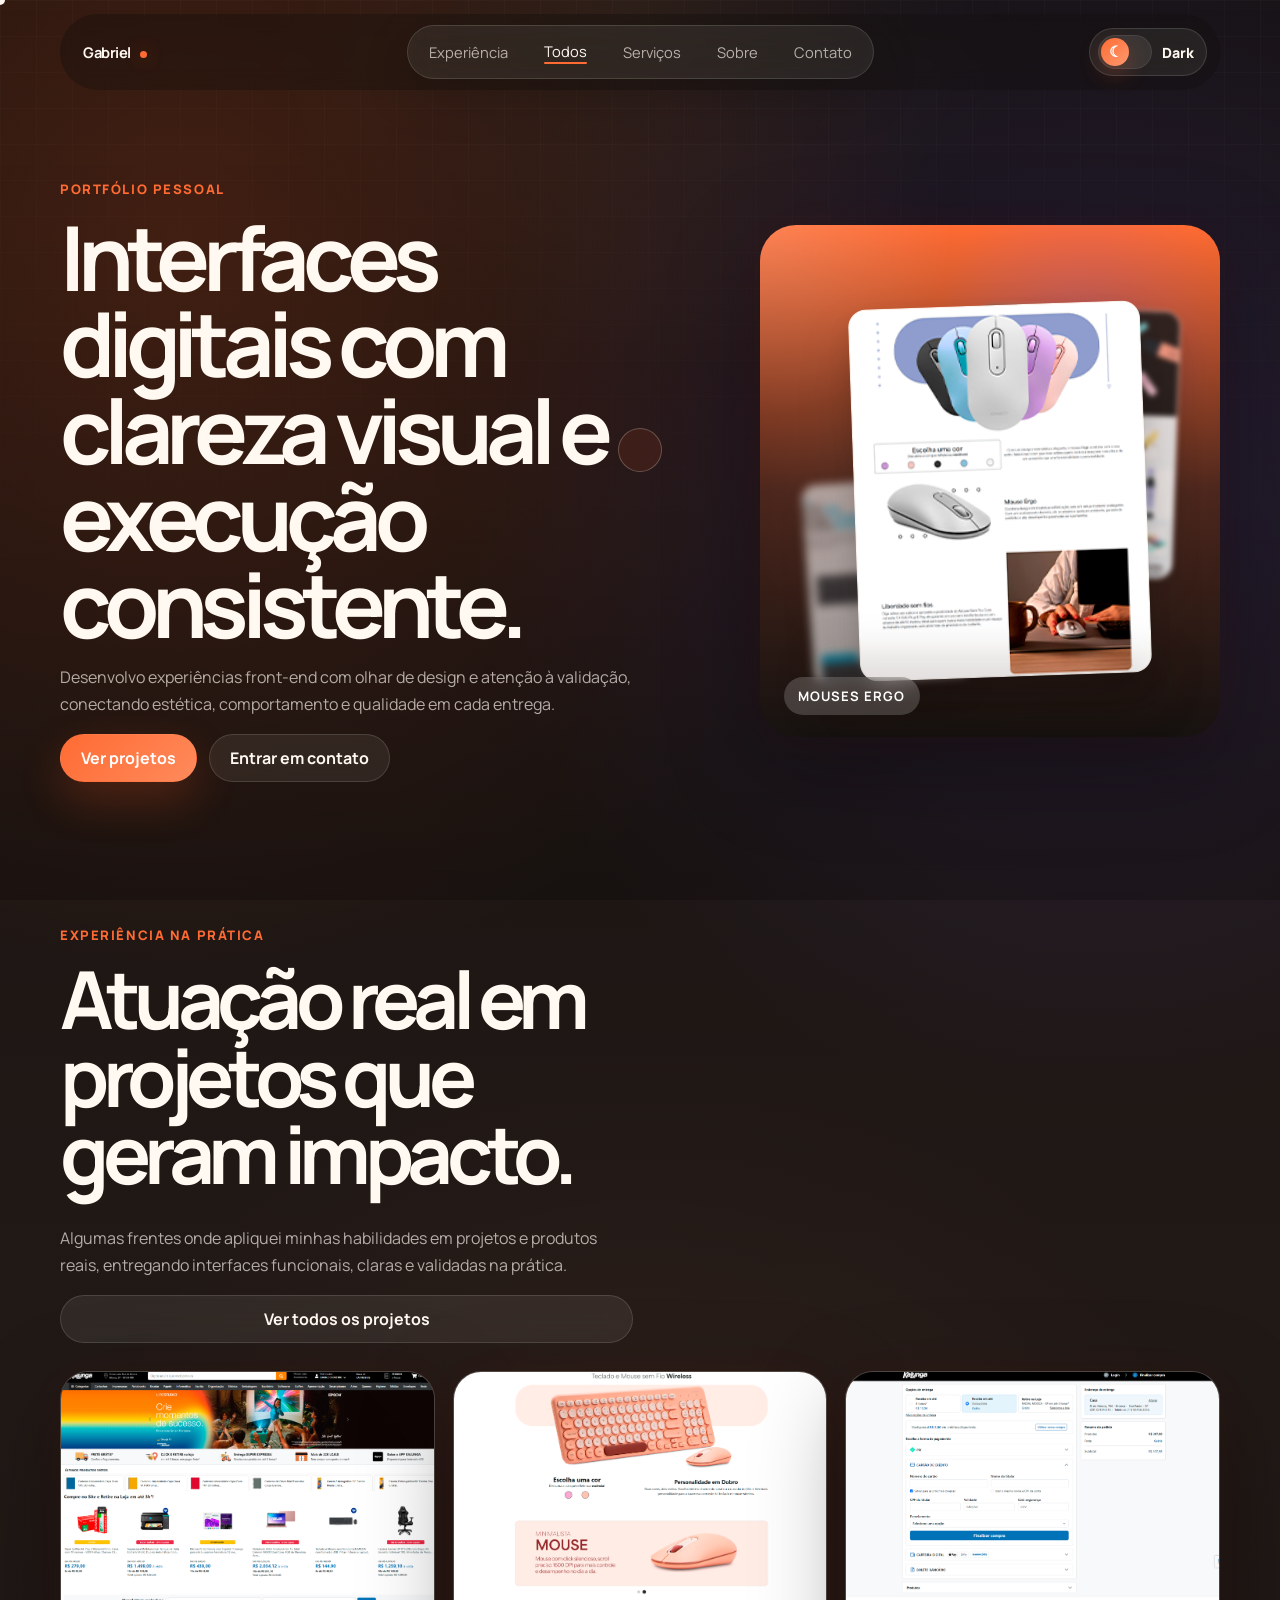
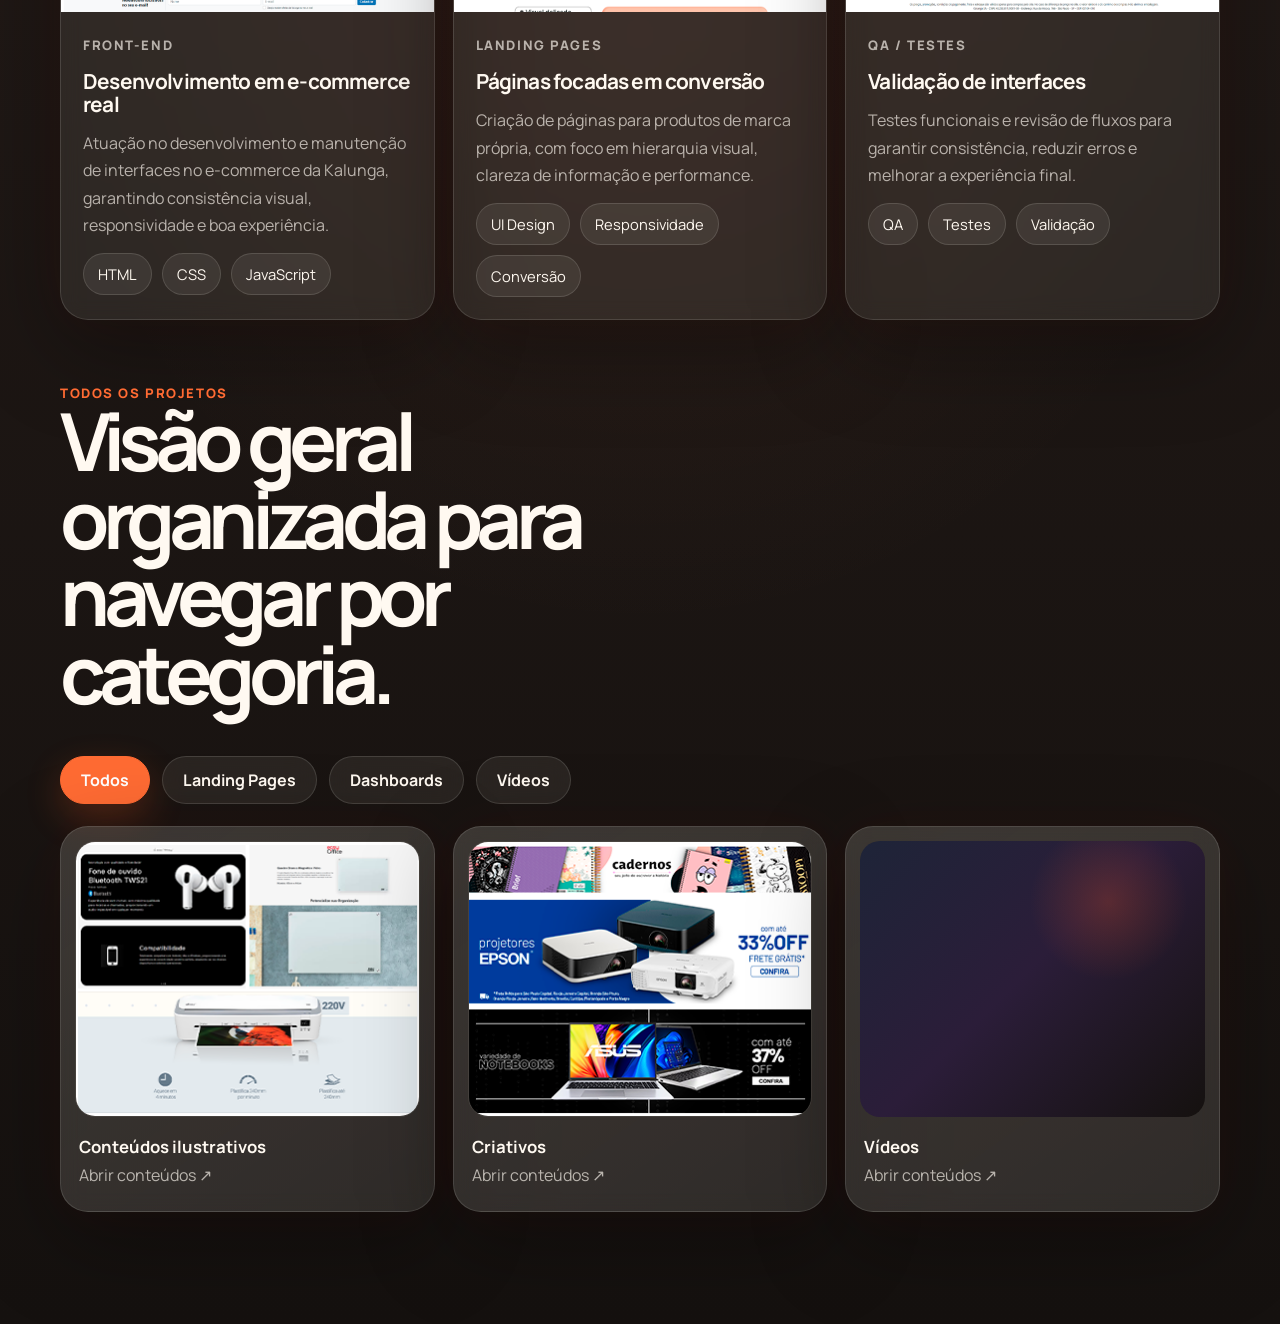
<file: index.html>
<!DOCTYPE html>
<html lang="pt-BR">
  <head>
    <meta charset="UTF-8" />
    <meta name="viewport" content="width=device-width, initial-scale=1.0" />
    <title>Gabriel | Front-end Developer & Designer</title>
    <meta
      name="description"
      content="Portfólio de Gabriel, profissional híbrido em Front-end, UI Design e Testing/QA."
    />
    <link rel="preconnect" href="https://fonts.googleapis.com" />
    <link rel="preconnect" href="https://fonts.gstatic.com" crossorigin />
    <link
      href="https://fonts.googleapis.com/css2?family=Manrope:wght@400;500;700;800&display=swap"
      rel="stylesheet"
    />
    <script>
      (() => {
        try {
          const theme = localStorage.getItem("portfolio-theme") || "dark";
          document.documentElement.dataset.theme = theme === "light" ? "light" : "dark";
        } catch {
          document.documentElement.dataset.theme = "dark";
        }
      })();
    </script>
    <link rel="stylesheet" href="styles.css" />
    
  </head>
  <body>
    <div class="cursor cursor-dot" aria-hidden="true"></div>
    <div class="cursor cursor-ring" aria-hidden="true"></div>

    <div class="page-shell">
      <header class="topbar">
        <a class="brand" href="#hero">Gabriel</a>

        <button
          class="menu-toggle"
          type="button"
          aria-label="Abrir menu"
          aria-controls="site-nav"
          aria-expanded="false"
        >
          <span></span>
          <span></span>
        </button>

        <nav class="nav" id="site-nav" aria-label="Navegacao principal">
          <a href="#experience">Experi&ecirc;ncia</a>
          <a href="#project-archive">Todos</a>
          <a href="#services">Servi&ccedil;os</a>
          <a href="#about">Sobre</a>
          <a href="#contact">Contato</a>
        </nav>

        <button class="theme-toggle" type="button" aria-label="Alternar para tema claro" aria-pressed="false">
          <span class="theme-toggle-track" aria-hidden="true">
            <span class="theme-toggle-thumb">
              <span class="theme-icon theme-icon-moon">&#9790;</span>
              <span class="theme-icon theme-icon-sun">&#9728;</span>
            </span>
          </span>
          <span class="theme-toggle-text">Dark</span>
        </button>
      </header>

      <main>
        <section class="hero section" id="hero">
          <div class="hero-copy-block" data-reveal>
            <p class="eyebrow">Portfólio pessoal</p>
            <h1>Interfaces digitais com clareza visual e execução consistente.</h1>
            <p class="hero-copy">
              Desenvolvo experiências front-end com olhar de design e atenção à
              validação, conectando estética, comportamento e qualidade em cada
              entrega.
            </p>
            <div class="hero-actions">
              <a class="button button-primary" href="#experience">Ver projetos</a>
              <a class="button button-secondary" href="#contact">Entrar em contato</a>
            </div>
          </div>

          <div class="hero-visual" aria-label="Mockup ilustrativo" data-reveal>
            <div class="hero-frame hero-mockup">
              <div class="mockup-stage" id="mockup-stage" aria-live="polite">
                <div class="mockup-slide active" data-mockup-name="Mouses Ergo">
                  <figure class="mockup-screen mockup-screen-tertiary">
                    <img src="img/img-03.png" alt="Preview de interface terciária" />
                  </figure>
                  <figure class="mockup-screen mockup-screen-secondary">
                    <img src="img/img-02.png" alt="Preview de interface secundária" />
                  </figure>
                  <figure class="mockup-screen mockup-screen-primary">
                    <img src="img/img-01.png" alt="Preview de interface principal" />
                  </figure>
                </div>

                <div class="mockup-slide" data-mockup-name="Marca-Texto Pastéis Oval">
                  <figure class="mockup-screen mockup-screen-tertiary">
                    <img src="img/img-01.png" alt="Preview de interface terciária" />
                  </figure>
                  <figure class="mockup-screen mockup-screen-secondary">
                    <img src="img/img-03.png" alt="Preview de interface secundária" />
                  </figure>
                  <figure class="mockup-screen mockup-screen-primary">
                    <img src="img/img-02.png" alt="Preview de interface principal" />
                  </figure>
                </div>

                <div class="mockup-slide" data-mockup-name="Teclados APP-TECH">
                  <figure class="mockup-screen mockup-screen-tertiary">
                    <img src="img/img-02.png" alt="Preview de interface terciária" />
                  </figure>
                  <figure class="mockup-screen mockup-screen-secondary">
                    <img src="img/img-01.png" alt="Preview de interface secundária" />
                  </figure>
                  <figure class="mockup-screen mockup-screen-primary">
                    <img src="img/img-03.png" alt="Preview de interface principal" />
                  </figure>
                </div>
              </div>
              <div class="mockup-meta" id="mockup-meta">Projeto 01</div>
            </div>
          </div>
        </section>

        <section class="section experience-section" id="experience">
          <div class="section-heading experience-heading">
            <div class="experience-intro" data-reveal>
              <p class="eyebrow">Experiência na prática</p>
              <h2>Atuação real em projetos que geram impacto.</h2>
              <p class="section-copy">
                Algumas frentes onde apliquei minhas habilidades em projetos e
                produtos reais, entregando interfaces funcionais, claras e
                validadas na prática.
              </p>
              <a class="button button-secondary" href="#project-archive">
                Ver todos os projetos
              </a>
            </div>
          </div>

          <div class="experience-grid">
            <article class="experience-card" data-reveal>
              <div class="experience-media">
                <img src="img/kalunga-com.png" alt="Interface e-commerce Kalunga" />
              </div>
              <div class="experience-content">
                <p class="experience-tag">Front-end</p>
                <h3>Desenvolvimento em e-commerce real</h3>
                <p>
                  Atuação no desenvolvimento e manutenção de interfaces no
                  e-commerce da Kalunga, garantindo consistência visual,
                  responsividade e boa experiência.
                </p>
                <div class="experience-tech">
                  <span>HTML</span>
                  <span>CSS</span>
                  <span>JavaScript</span>
                </div>
              </div>
            </article>

            <article class="experience-card" data-reveal>
              <div class="experience-media">
                <img src="img/mouse-com.png" alt="Landing pages produtos Kalunga" />
              </div>
              <div class="experience-content">
                <p class="experience-tag">Landing Pages</p>
                <h3>Páginas focadas em conversão</h3>
                <p>
                  Criação de páginas para produtos de marca própria, com foco em
                  hierarquia visual, clareza de informação e performance.
                </p>
                <div class="experience-tech">
                  <span>UI Design</span>
                  <span>Responsividade</span>
                  <span>Conversão</span>
                </div>
              </div>
            </article>

            <article class="experience-card" data-reveal>
              <div class="experience-media">
                <img src="img/sacola-com.png" alt="Testes e validação de interfaces" />
              </div>
              <div class="experience-content">
                <p class="experience-tag">QA / Testes</p>
                <h3>Validação de interfaces</h3>
                <p>
                  Testes funcionais e revisão de fluxos para garantir
                  consistência, reduzir erros e melhorar a experiência final.
                </p>
                <div class="experience-tech">
                  <span>QA</span>
                  <span>Testes</span>
                  <span>Validação</span>
                </div>
              </div>
            </article>
          </div>
        </section>

        <section class="section archive-section" id="project-archive">
          <div class="section-heading archive-heading" data-reveal>
            <div>
              <p class="eyebrow">Todos os projetos</p>
              <h2>Visão geral organizada para navegar por categoria.</h2>
            </div>
          </div>

          <div class="filter-bar" role="toolbar" aria-label="Filtrar projetos" data-reveal>
            <button class="filter-chip is-selected" data-filter="all" type="button">Todos</button>
            <button class="filter-chip" data-filter="landing" type="button">Landing Pages</button>
            <button class="filter-chip" data-filter="dashboard" type="button">Dashboards</button>
            <button class="filter-chip" data-filter="video" type="button">V&iacute;deos</button>
          </div>

          <div class="archive-grid">
            <article
              class="archive-card project-card" data-reveal
              data-category="landing"
              data-type="case"
              data-href="projects/nova-commerce.html"
            >
              <a class="archive-button" href="projects/conteudos-ilustrativos.html" aria-label="Abrir case completo do projeto Conteúdos ilustrativos">
                <!-- <span class="archive-thumb thumb-orange"></span> -->
                 <img src="img/img-conteudos.png" alt="">
                <span class="archive-meta">
                  <!-- <span class="archive-type-label">Case completo</span> -->
                  <strong>Conteúdos ilustrativos</strong>
                  <span>Abrir conteúdos ↗︎</span>
                </span>
              </a>
            </article>

            <article
              class="archive-card project-card" data-reveal
              data-category="dashboard"
              data-type="collection"
              data-href="projects/dashboards.html"
            >
              <a class="archive-button" href="projects/dashboards.html" aria-label="Abrir coleção de dashboards">
              <img src="img/img-artes.png" alt="">
                <span class="archive-meta">
                  <strong>Criativos</strong>
                  <span>Abrir conteúdos ↗︎</span>
                </span>
              </a>
            </article>




            <article
              class="archive-card project-card" data-reveal
              data-category="video"
              data-type="case"
              data-href="projects/videos.html"
            >
              <a class="archive-button" href="projects/videos.html" aria-label="Abrir colecao de videos comerciais">
                <span class="archive-thumb thumb-night"></span>
                <span class="archive-meta">
                  <strong>V&iacute;deos</strong>
                    <span>Abrir conteúdos ↗︎</span>
                </span>
              </a>
            </article>


          </div>
        </section>

        <!-- <section class="section split-section" id="services">
          <div class="split-intro" data-reveal>
            <p class="eyebrow">O que eu faço</p>
            <h2>Design, implementação e validação trabalhando como uma frente só.</h2>
          </div>
          <div class="services-list">
            <article class="service-card" data-reveal>
              <h3>Front-end Development</h3>
              <p>
                Desenvolvimento de interfaces responsivas com HTML, CSS e
                JavaScript, priorizando estrutura semântica, componentização
                visual e boa experiência de navegação.
              </p>
            </article>
            <article class="service-card" data-reveal>
              <h3>UI Design</h3>
              <p>
                Criação de layouts, sistemas visuais e decisões de hierarquia para
                transformar requisitos em interfaces claras, consistentes e
                objetivas.
              </p>
            </article>
            <article class="service-card" data-reveal>
              <h3>Testing / QA</h3>
              <p>
                Revisão de fluxos, estados e comportamento da interface para
                identificar inconsistências e aumentar a confiabilidade da entrega.
              </p>
            </article>
          </div>
        </section> -->

        <!-- <section class="section profile-grid" id="about">
          <div class="profile-copy" data-reveal>
            <p class="eyebrow">Sobre</p>
            <h2>Um perfil híbrido para resolver problemas visuais e funcionais.</h2>
            <p class="about-copy">
              Meu diferencial está na combinação entre design, código e validação.
              Isso me permite pensar a interface não só pela aparência, mas também
              pela forma como ela é construída, testada e percebida no uso real.
            </p>
            <p class="about-copy">
              Busco soluções que reduzam ruído, organizem melhor o conteúdo e
              deixem a experiência mais clara para quem navega.
            </p>
          </div>
          <div class="profile-card" data-reveal>
            <p class="mini-label">Foco de trabalho</p>
            <ul class="profile-points">
              <li>Estruturar interfaces com hierarquia e legibilidade.</li>
              <li>Traduzir decisões visuais em front-end bem resolvido.</li>
              <li>Validar estados e fluxos para melhorar a experiência final.</li>
            </ul>
          </div>
        </section> -->

        <!-- <section class="section skills-wrap" id="skills">
          <div class="section-heading" data-reveal>
            <p class="eyebrow">Skills</p>
            <h2>Ferramentas organizadas por área de atuação.</h2>
          </div>

          <div class="skills-groups">
            <article class="skill-group" data-reveal>
              <h3>Front-end</h3>
              <div class="skills-list">
                <span>HTML</span>
                <span>CSS</span>
                <span>JavaScript</span>
                <span>Bootstrap</span>
              </div>
            </article>

            <article class="skill-group" data-reveal>
              <h3>Design</h3>
              <div class="skills-list">
                <span>Figma</span>
                <span>Photoshop</span>
                <span>Illustrator</span>
              </div>
            </article>

            <article class="skill-group" data-reveal>
              <h3>Motion</h3>
              <div class="skills-list">
                <span>After Effects</span>
              </div>
            </article>

            <article class="skill-group" data-reveal>
              <h3>Qualidade</h3>
              <div class="skills-list">
                <span>QA</span>
                <span>Testes</span>
              </div>
            </article>
          </div>
        </section> -->

        <!-- <section class="section contact-band" id="contact" data-reveal>
          <p class="eyebrow">Contato</p>
          <h2>Disponível para criar, refinar e validar interfaces digitais.</h2>
          <p class="section-copy contact-copy">
            Aberto a projetos, freelas e colaborações em produtos que precisem de
            mais clareza visual, boa execução front-end e atenção à qualidade.
          </p>
          <div class="contact-links">
            <a href="https://github.com/" target="_blank" rel="noreferrer">GitHub ↗︎</a>
            <a href="https://www.linkedin.com/" target="_blank" rel="noreferrer">LinkedIn ↗︎</a>
            <a href="https://www.linkedin.com/" target="_blank" rel="noreferrer">Behance ↗︎</a>
            <a href="mailto:gabriel@email.com">gabriel@email.com ↗︎</a>
          </div>
        </section> -->
      </main>
    </div>

    <dialog class="project-dialog" id="project-dialog">
      <div class="dialog-inner">
        <button class="dialog-close" id="dialog-close" aria-label="Fechar">Fechar</button>
        <p class="eyebrow" id="dialog-category"></p>
        <h2 id="dialog-title"></h2>
        <p class="dialog-summary" id="dialog-summary"></p>

        <div class="dialog-grid">
          <div>
            <h3>Contexto</h3>
            <p id="dialog-context"></p>
          </div>
          <div>
            <h3>Problema</h3>
            <p id="dialog-problem"></p>
          </div>
          <div>
            <h3>Solução</h3>
            <p id="dialog-solution"></p>
          </div>
          <div>
            <h3>Resultado final</h3>
            <p id="dialog-result"></p>
          </div>
        </div>

        <div class="tech-stack">
          <h3>Tecnologias</h3>
          <div class="skills-list" id="dialog-tech"></div>
        </div>
      </div>
    </dialog>

    <script src="script.js"></script>
  </body>
</html>
</file>
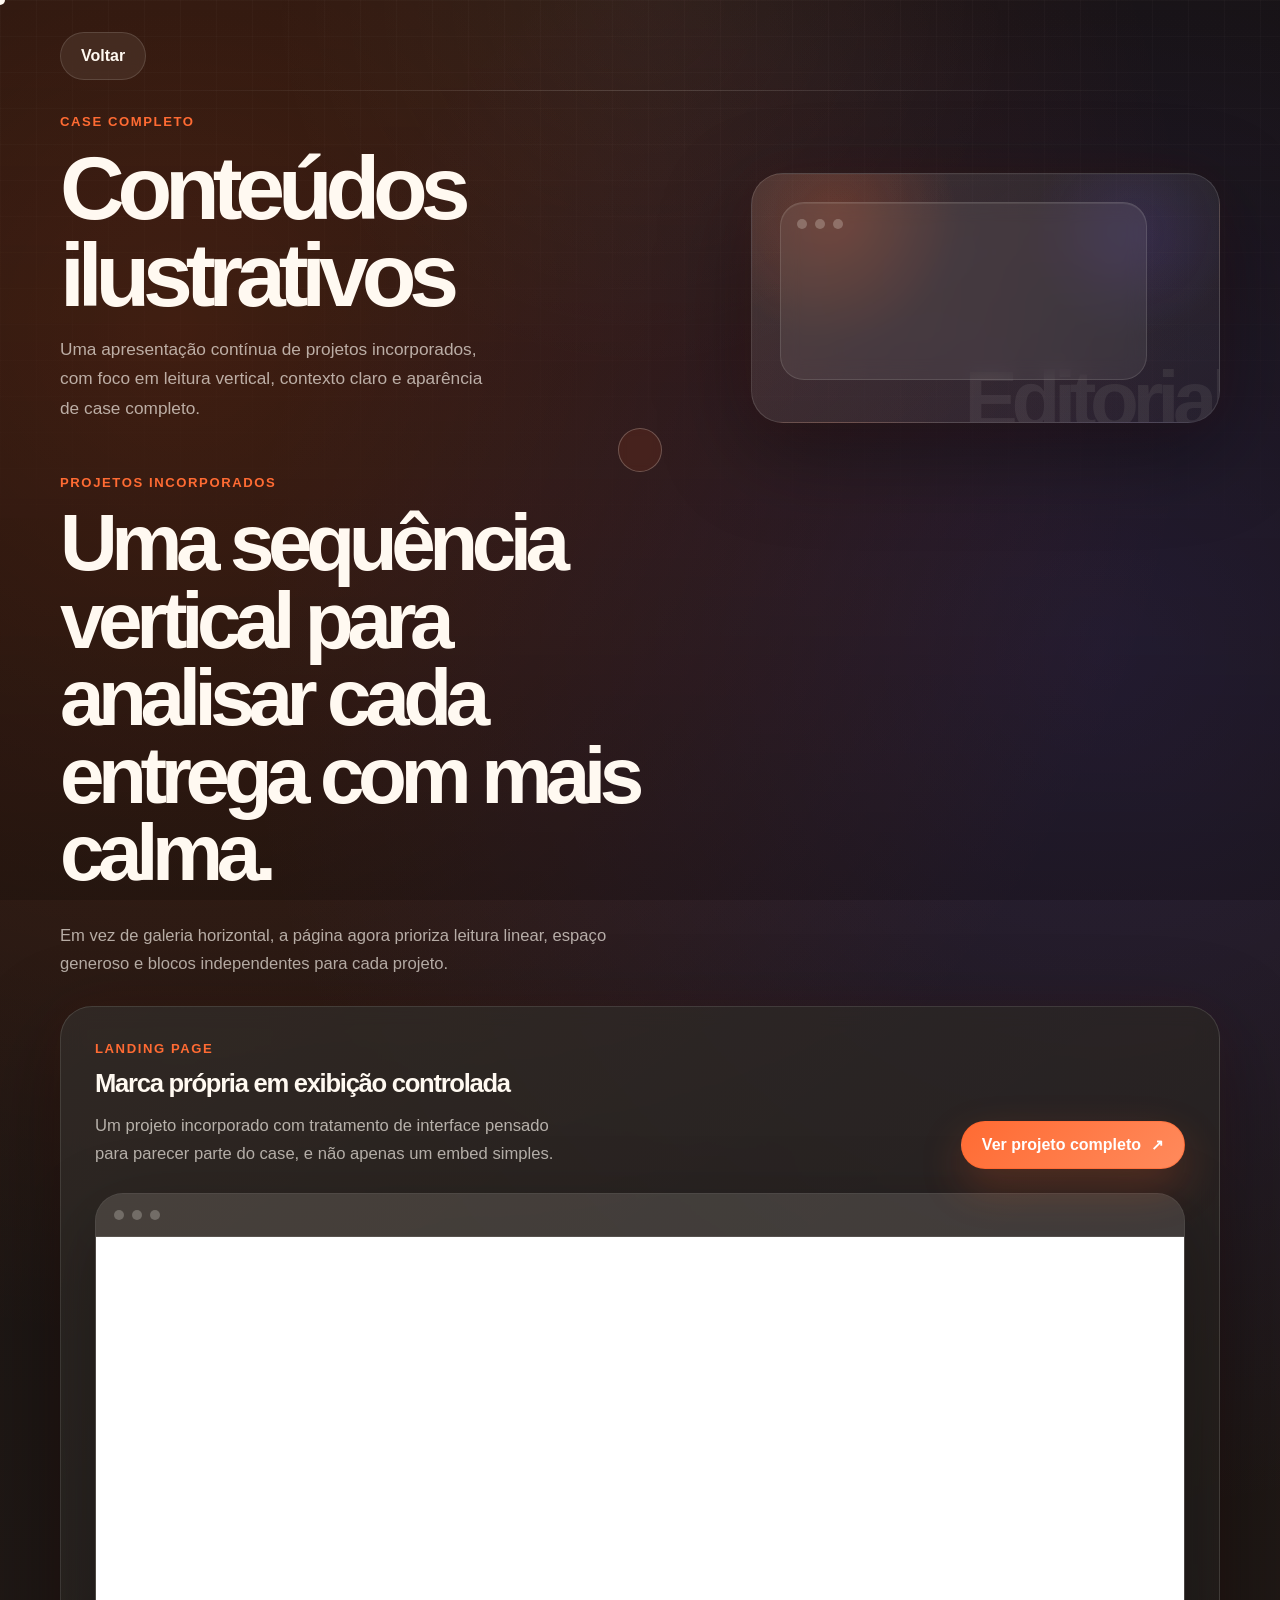
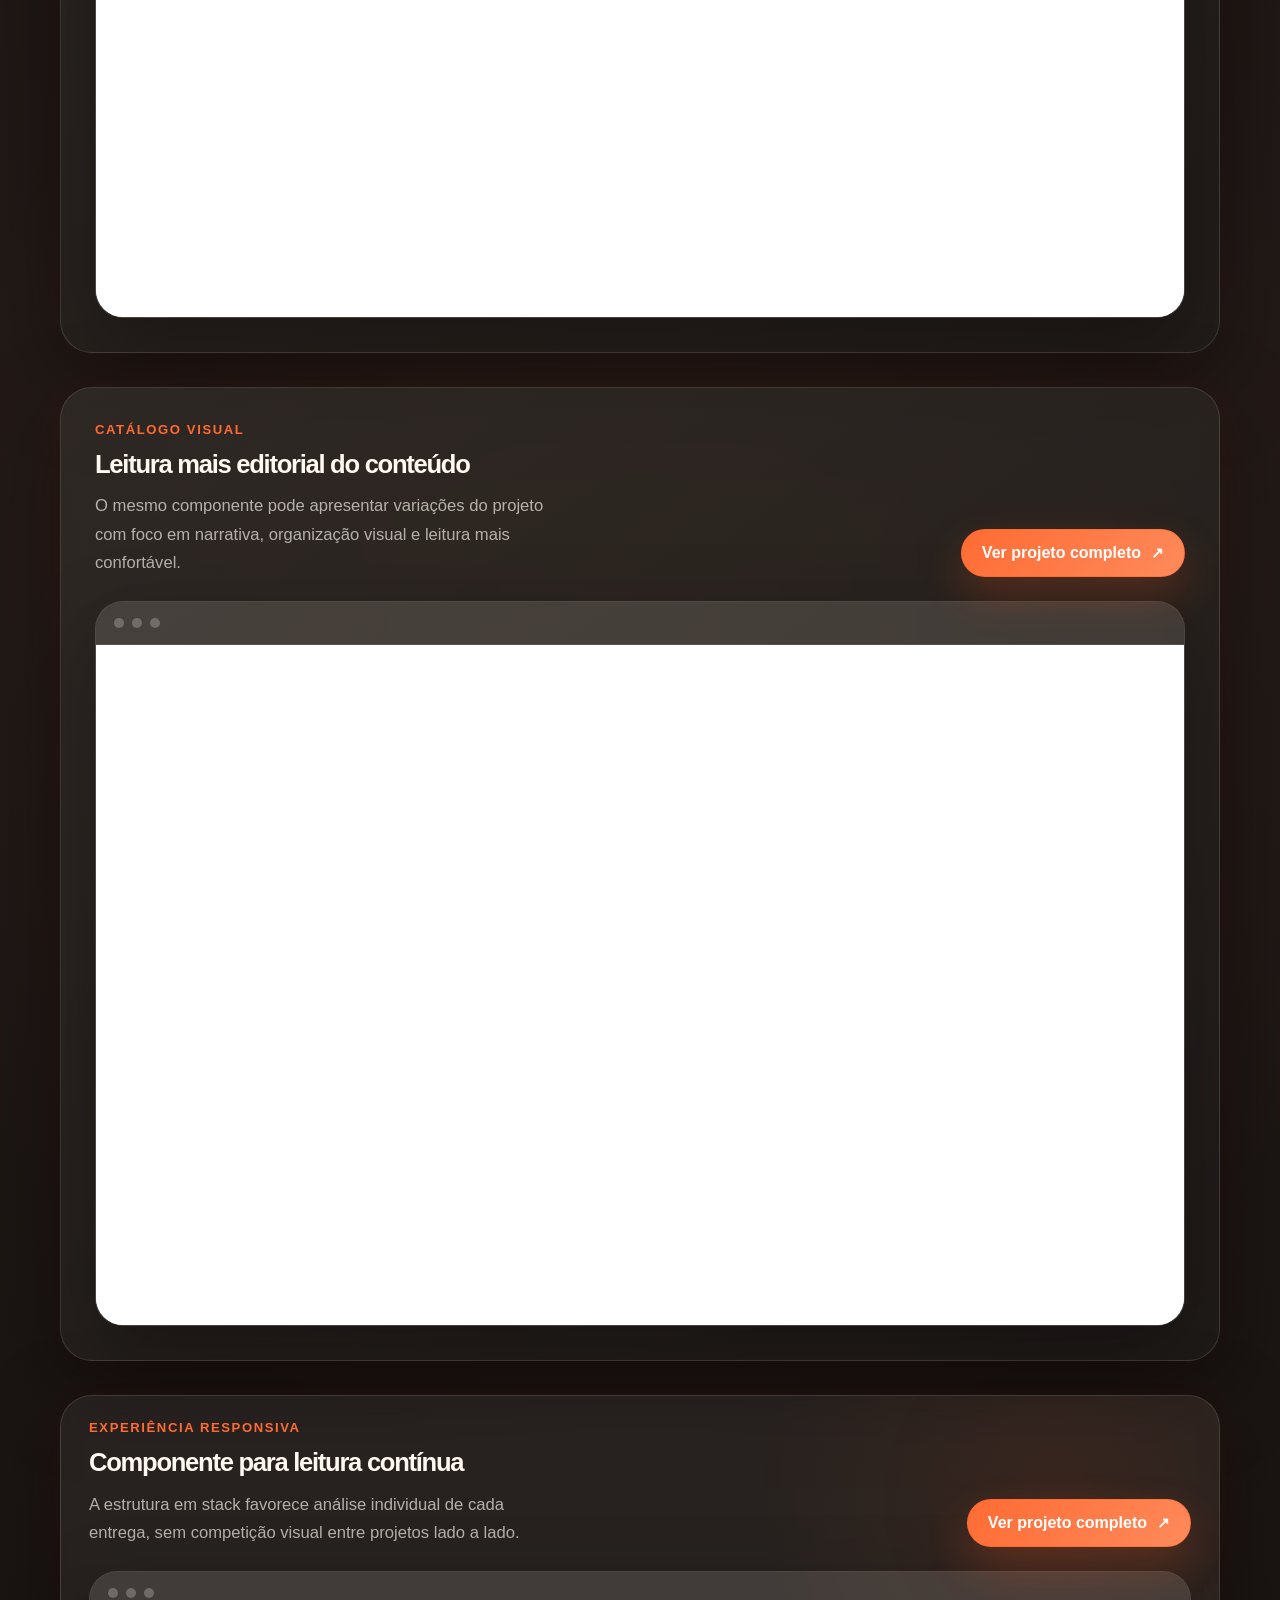
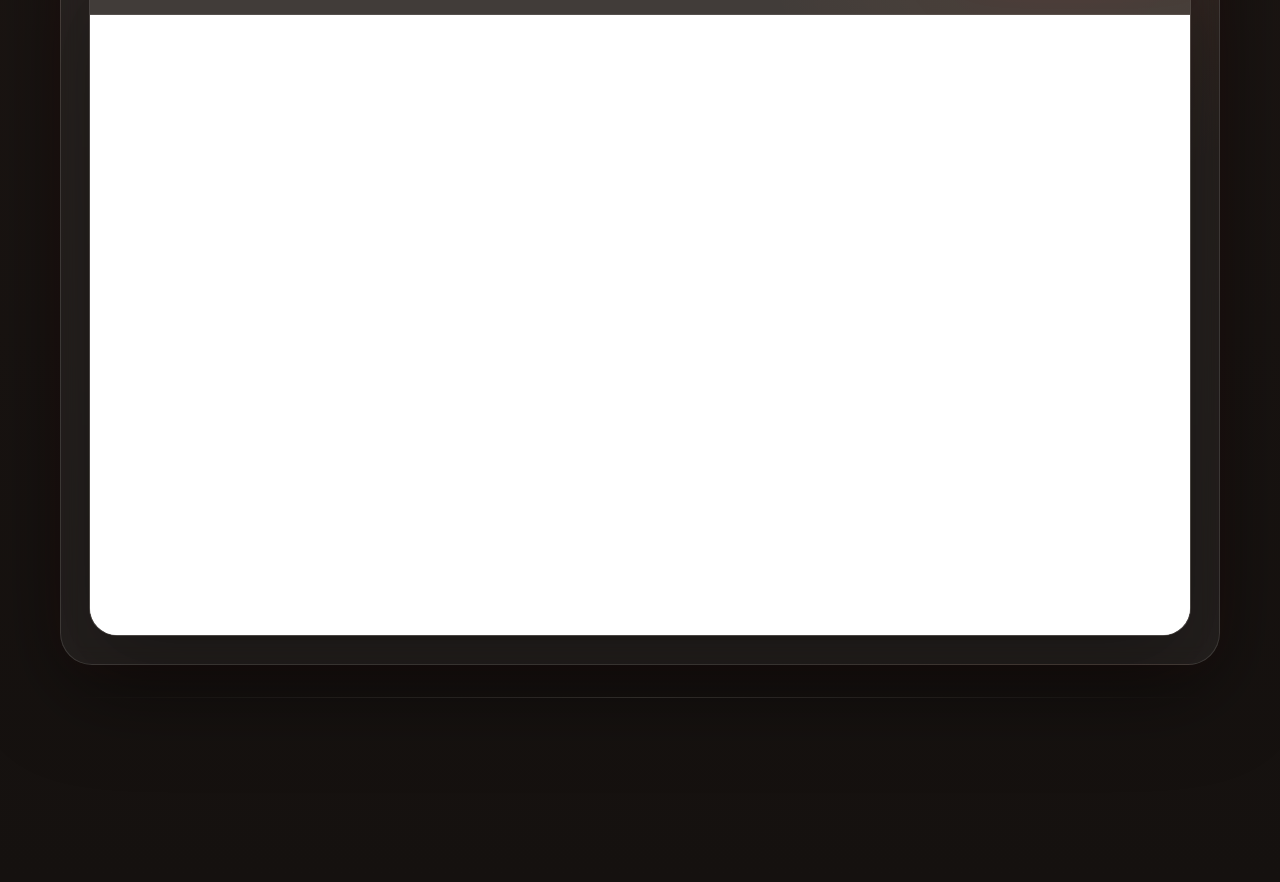
<file: projects/conteudos-ilustrativos.html>
<!DOCTYPE html>
<html lang="pt-BR">
  <head>
    <meta charset="UTF-8" />
    <meta name="viewport" content="width=device-width, initial-scale=1.0" />
    <title>Conteúdos Ilustrativos | Showcase com iframe</title>
    <script>
      (() => {
        try {
          const theme = localStorage.getItem("portfolio-theme") || "dark";
          document.documentElement.dataset.theme = theme === "light" ? "light" : "dark";
        } catch {
          document.documentElement.dataset.theme = "dark";
        }
      })();
    </script>
    <link rel="stylesheet" href="../styles.css" />
    <link rel="stylesheet" href="./conteudos-ilustrativos.css" />
  </head>
  <body>
    <div class="cursor cursor-dot" aria-hidden="true"></div>
    <div class="cursor cursor-ring" aria-hidden="true"></div>

    <div class="page-shell">
      <main class="case-page">
        <a class="button button-secondary" href="../index.html#project-archive">Voltar</a>

        <section class="section case-hero">
          <div class="case-hero-copy" data-reveal>
            <p class="eyebrow">Case completo</p>
            <h1>Conteúdos ilustrativos</h1>
            <p class="section-copy">
              Uma apresentação contínua de projetos incorporados, com foco em leitura
              vertical, contexto claro e aparência de case completo.
            </p>
          </div>

          <div class="case-hero-art" aria-hidden="true" data-reveal>
            <span class="case-hero-word">Editorial</span>
            <div class="case-hero-window">
              <span></span>
              <span></span>
              <span></span>
            </div>
          </div>
        </section>

        <section class="section embed-showcase">
          <div class="showcase-copy" data-reveal>
            <p class="embed-project-tag">Projetos incorporados</p>
            <h2>Uma sequência vertical para analisar cada entrega com mais calma.</h2>
            <p class="section-copy">
              Em vez de galeria horizontal, a página agora prioriza leitura linear,
              espaço generoso e blocos independentes para cada projeto.
            </p>
          </div>

          <div class="projects-stack">
            <section class="project-card project-card-featured" aria-labelledby="project-card-kalunga" data-reveal>
              <header class="project-card-header">
                <div class="project-card-copy">
                  <p class="embed-project-tag">Landing page</p>
                  <h3 id="project-card-kalunga">Marca própria em exibição controlada</h3>
                  <p class="section-copy">
                    Um projeto incorporado com tratamento de interface pensado para
                    parecer parte do case, e não apenas um embed simples.
                  </p>
                </div>

                <a
                  class="button project-cta"
                  href="https://img.kalunga.com.br/Anuncios/cI/MWB711/preto.html"
                  target="_blank"
                  rel="noreferrer"
                >
                  Ver projeto completo
                </a>
              </header>

              <div class="embed-frame-shell" data-iframe-shell data-min-height="620">
                <div class="embed-frame-toolbar" aria-hidden="true">
                  <span></span>
                  <span></span>
                  <span></span>
                </div>
                <div class="embed-frame-wrap">
                  <iframe
                    class="embed-frame"
                    title="Preview do projeto marca própria"
                    src="https://img.kalunga.com.br/Anuncios/cI/MWB711/preto.html"
                    loading="lazy"
                    referrerpolicy="strict-origin-when-cross-origin"
                    allowfullscreen
                  ></iframe>
                </div>
              </div>
            </section>

            <section class="project-card project-card-featured" aria-labelledby="project-card-editorial" data-reveal>
              <header class="project-card-header">
                <div class="project-card-copy">
                  <p class="embed-project-tag">Catálogo visual</p>
                  <h3 id="project-card-editorial">Leitura mais editorial do conteúdo</h3>
                  <p class="section-copy">
                    O mesmo componente pode apresentar variações do projeto com foco
                    em narrativa, organização visual e leitura mais confortável.
                  </p>
                </div>

                <a
                  class="button project-cta"
                  href="https://img.kalunga.com.br/Anuncios/cI/teclado-ergo/KMW/index-lilas.html"
                  target="_blank"
                  rel="noreferrer"
                >
                  Ver projeto completo
                </a>
              </header>

              <div class="embed-frame-shell" data-iframe-shell data-min-height="620">
                <div class="embed-frame-toolbar" aria-hidden="true">
                  <span></span>
                  <span></span>
                  <span></span>
                </div>
                <div class="embed-frame-wrap">
                  <iframe
                    class="embed-frame"
                    title="Preview do projeto leitura editorial"
                    src="https://img.kalunga.com.br/Anuncios/cI/teclado-ergo/KMW/index-lilas.html"
                    loading="lazy"
                    referrerpolicy="strict-origin-when-cross-origin"
                    allowfullscreen
                  ></iframe>
                </div>
              </div>
            </section>

            <section class="project-card project-card-quiet" aria-labelledby="project-card-responsivo" data-reveal>
              <header class="project-card-header">
                <div class="project-card-copy">
                  <p class="embed-project-tag">Experiência responsiva</p>
                  <h3 id="project-card-responsivo">Componente para leitura contínua</h3>
                  <p class="section-copy">
                    A estrutura em stack favorece análise individual de cada entrega,
                    sem competição visual entre projetos lado a lado.
                  </p>
                </div>

                <a
                  class="button project-cta"
                  href="https://img.kalunga.com.br/Anuncios/cI/620240/index-v1.html"
                  target="_blank"
                  rel="noreferrer"
                >
                  Ver projeto completo
                </a>
              </header>

              <div class="embed-frame-shell" data-iframe-shell data-min-height="620">
                <div class="embed-frame-toolbar" aria-hidden="true">
                  <span></span>
                  <span></span>
                  <span></span>
                </div>
                <div class="embed-frame-wrap">
                  <iframe
                    class="embed-frame"
                    title="Preview do projeto experiência responsiva"
                    src="https://img.kalunga.com.br/Anuncios/cI/620240/index-v1.html"
                    loading="lazy"
                    referrerpolicy="strict-origin-when-cross-origin"
                    allowfullscreen
                  ></iframe>
                </div>
              </div>
            </section>
          </div>
        </section>


      </main>
    </div>

    <script src="../script.js"></script>
    <script src="./conteudos-ilustrativos.js"></script>
  </body>
</html>
</file>
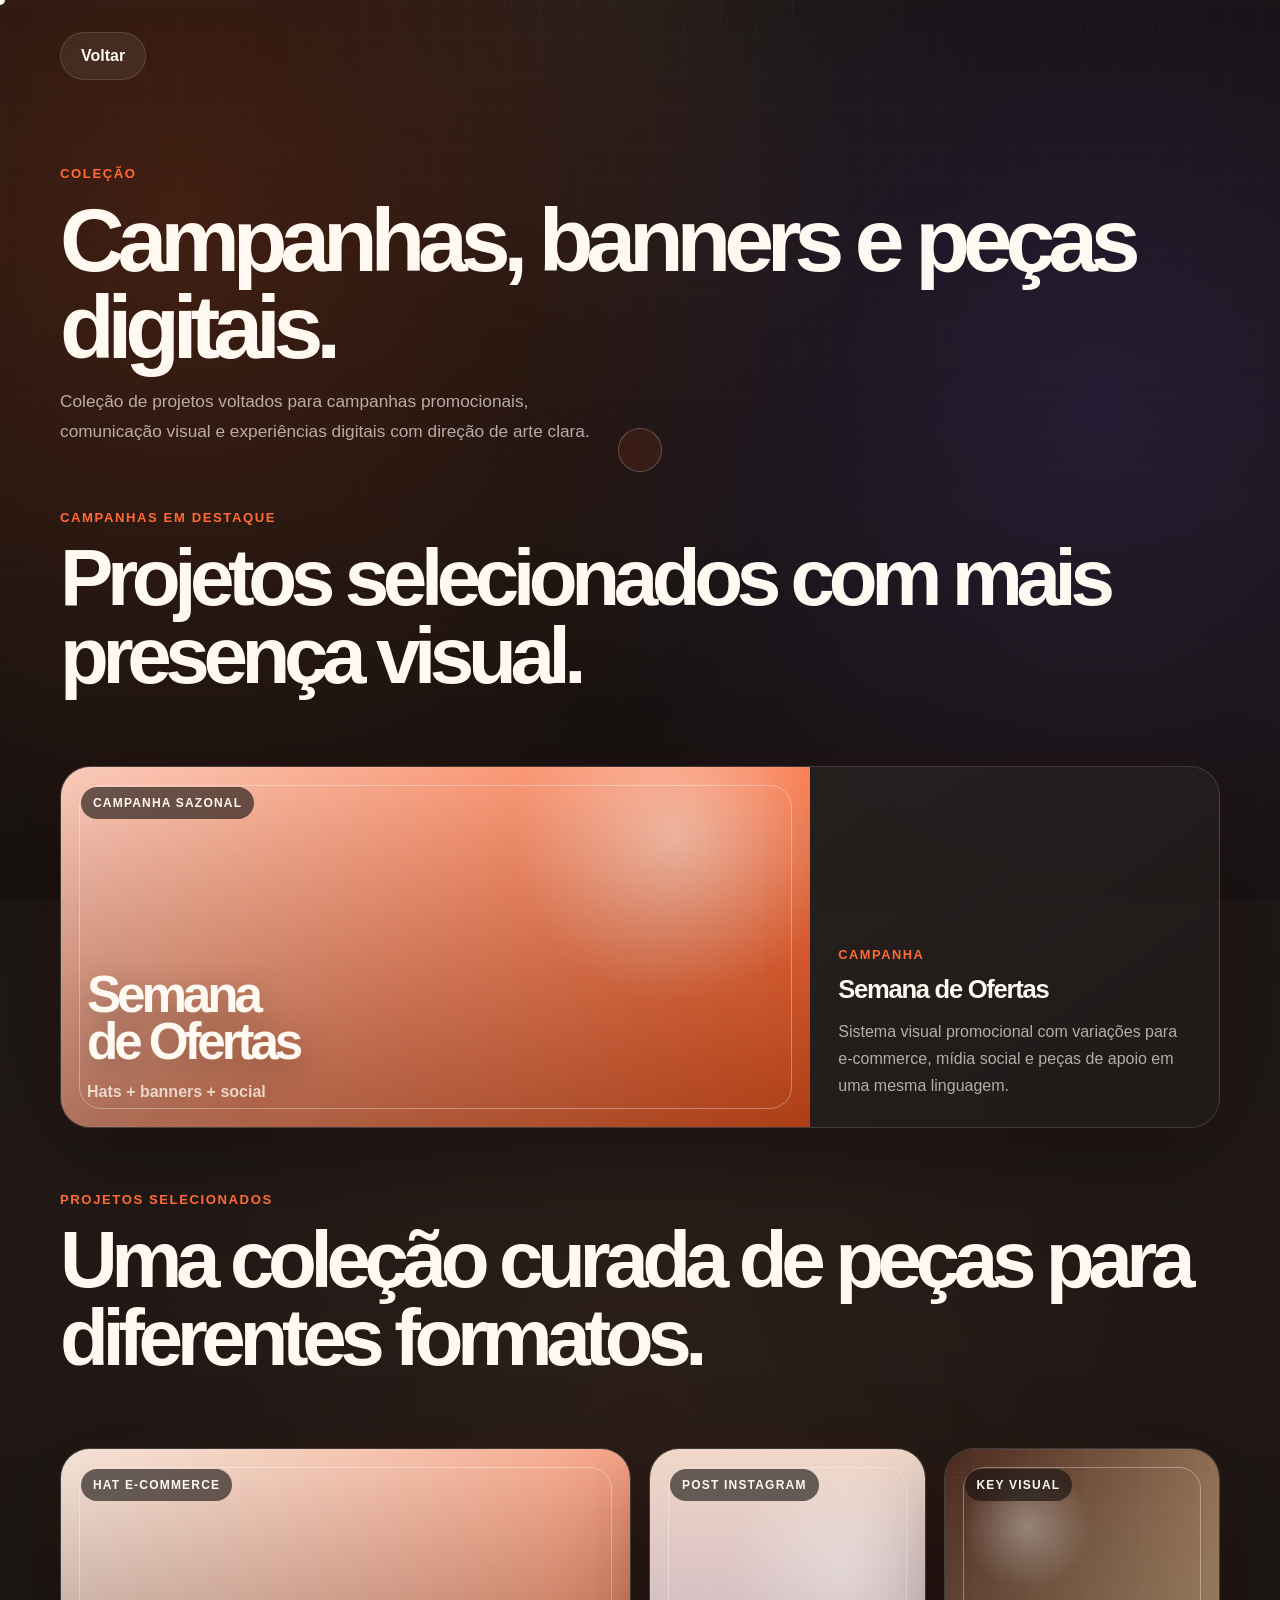
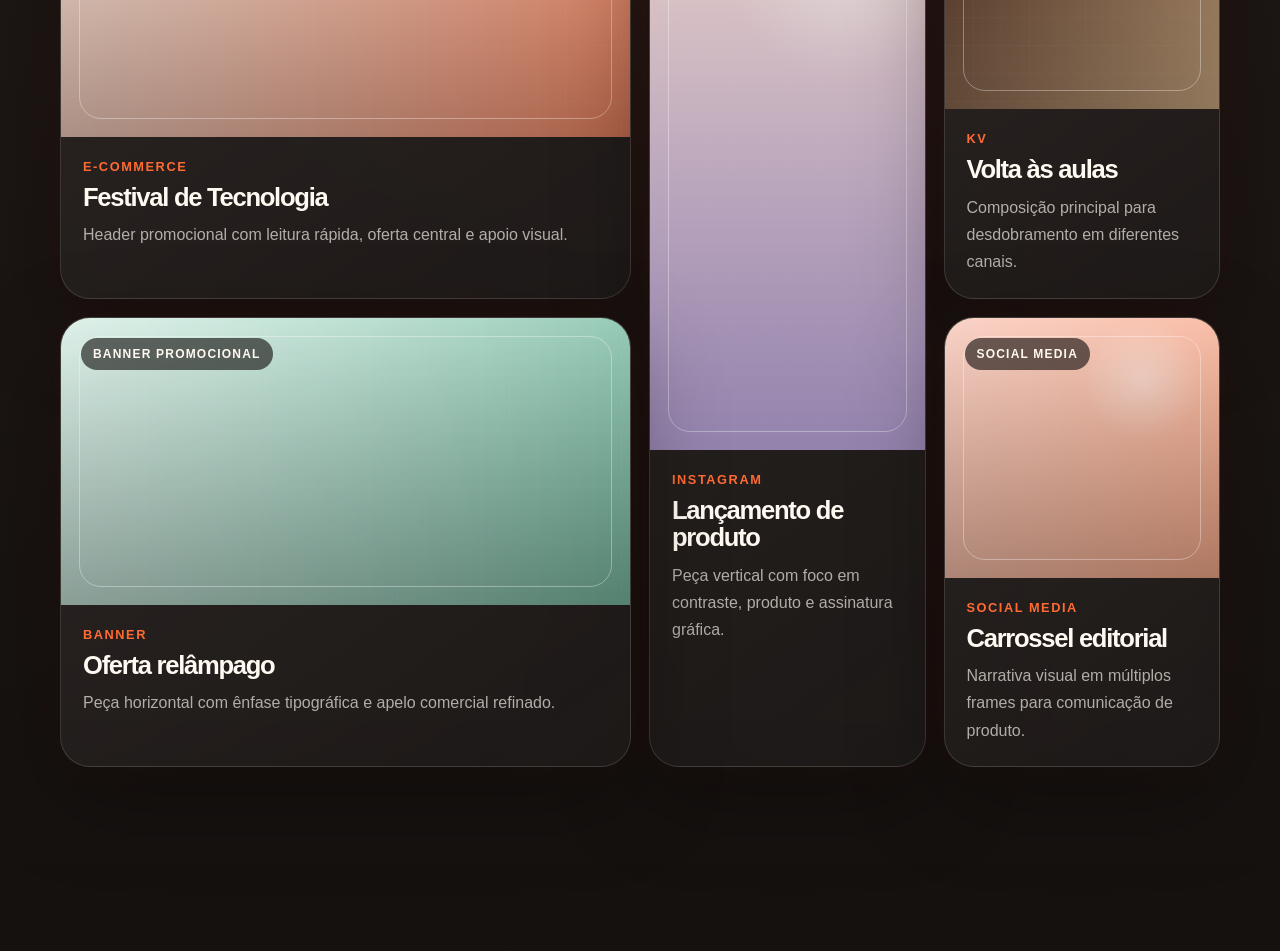
<file: projects/dashboards.html>
<!DOCTYPE html>
<html lang="pt-BR">
  <head>
    <meta charset="UTF-8" />
    <meta name="viewport" content="width=device-width, initial-scale=1.0" />
    <title>Peças digitais | Coleção</title>
    <script>
      (() => {
        try {
          const theme = localStorage.getItem("portfolio-theme") || "dark";
          document.documentElement.dataset.theme = theme === "light" ? "light" : "dark";
        } catch {
          document.documentElement.dataset.theme = "dark";
        }
      })();
    </script>
    <link rel="stylesheet" href="../styles.css" />
    <link rel="stylesheet" href="./dashboards.css" />
  </head>
  <body>
    <div class="cursor cursor-dot" aria-hidden="true"></div>
    <div class="cursor cursor-ring" aria-hidden="true"></div>

    <div class="page-shell">
      <main class="case-page">
        <a class="button button-secondary" href="../index.html#project-archive">Voltar</a>

        <section class="section art-hero">
          <div class="art-hero-copy" data-reveal>
            <p class="eyebrow">Coleção</p>
            <h1 class="ch-0">Campanhas, banners e peças digitais.</h1>
            <p class="section-copy">
              Coleção de projetos voltados para campanhas promocionais, comunicação
              visual e experiências digitais com direção de arte clara.
            </p>
          </div>

        </section>

        <section class="section featured-work">
          <div class="section-heading featured-heading" data-reveal>
            <p class="eyebrow">Campanhas em destaque</p>
            <h2 class="ch-0">Projetos selecionados com mais presença visual.</h2>
          </div>

          <article class="featured-card" data-reveal>
            <div class="featured-media mock-seasonal">
              <span class="mock-label">Campanha sazonal</span>
              <strong>Semana de Ofertas</strong>
              <em>Hats + banners + social</em>
            </div>
            <div class="featured-copy">
              <p class="collection-tag">Campanha</p>
              <h3>Semana de Ofertas</h3>
              <p class="section-copy">
                Sistema visual promocional com variações para e-commerce, mídia social
                e peças de apoio em uma mesma linguagem.
              </p>
            </div>
          </article>
        </section>

        <section class="section visual-collection">
          <div class="section-heading collection-heading" data-reveal>
            <p class="eyebrow">Projetos selecionados</p>
            <h2 class="ch-0">Uma coleção curada de peças para diferentes formatos.</h2>
          </div>

          <div class="portfolio-grid">
            <article class="portfolio-card portfolio-card-wide" data-reveal>
              <div class="portfolio-media mock-ecommerce">
                <span>Hat e-commerce</span>
              </div>
              <div class="portfolio-copy">
                <p class="collection-tag">E-commerce</p>
                <h3>Festival de Tecnologia</h3>
                <p>Header promocional com leitura rápida, oferta central e apoio visual.</p>
              </div>
            </article>

            <article class="portfolio-card portfolio-card-tall" data-reveal>
              <div class="portfolio-media mock-instagram">
                <span>Post Instagram</span>
              </div>
              <div class="portfolio-copy">
                <p class="collection-tag">Instagram</p>
                <h3>Lançamento de produto</h3>
                <p>Peça vertical com foco em contraste, produto e assinatura gráfica.</p>
              </div>
            </article>

            <article class="portfolio-card" data-reveal>
              <div class="portfolio-media mock-kv">
                <span>Key visual</span>
              </div>
              <div class="portfolio-copy">
                <p class="collection-tag">KV</p>
                <h3>Volta às aulas</h3>
                <p>Composição principal para desdobramento em diferentes canais.</p>
              </div>
            </article>

            <article class="portfolio-card portfolio-card-wide" data-reveal>
              <div class="portfolio-media mock-banner">
                <span>Banner promocional</span>
              </div>
              <div class="portfolio-copy">
                <p class="collection-tag">Banner</p>
                <h3>Oferta relâmpago</h3>
                <p>Peça horizontal com ênfase tipográfica e apelo comercial refinado.</p>
              </div>
            </article>

            <article class="portfolio-card" data-reveal>
              <div class="portfolio-media mock-social">
                <span>Social media</span>
              </div>
              <div class="portfolio-copy">
                <p class="collection-tag">Social Media</p>
                <h3>Carrossel editorial</h3>
                <p>Narrativa visual em múltiplos frames para comunicação de produto.</p>
              </div>
            </article>


          </div>
        </section>
      </main>
    </div>

    <script src="../script.js"></script>
  </body>
</html>
</file>
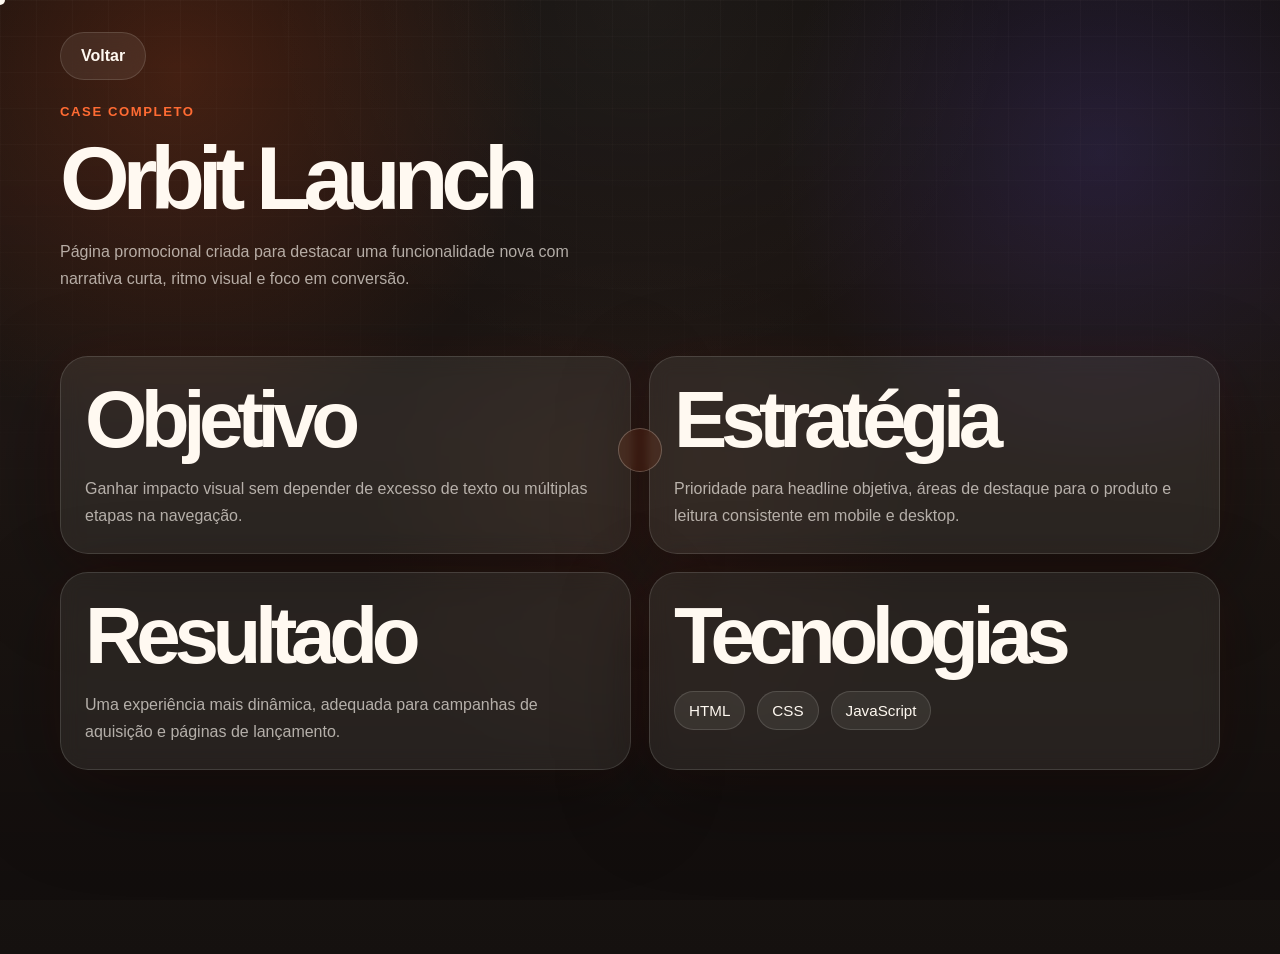
<file: projects/orbit-launch.html>
<!DOCTYPE html>
<html lang="pt-BR">
  <head>
    <meta charset="UTF-8" />
    <meta name="viewport" content="width=device-width, initial-scale=1.0" />
    <title>Orbit Launch | Case Completo</title>
    <script>
      (() => {
        try {
          const theme = localStorage.getItem("portfolio-theme") || "dark";
          document.documentElement.dataset.theme = theme === "light" ? "light" : "dark";
        } catch {
          document.documentElement.dataset.theme = "dark";
        }
      })();
    </script>
    <link rel="stylesheet" href="../styles.css" />
  </head>
  <body>
    <div class="cursor cursor-dot" aria-hidden="true"></div>
    <div class="cursor cursor-ring" aria-hidden="true"></div>

    <div class="page-shell">
      <main class="case-page">
        <a class="button button-secondary" href="../index.html#project-archive">Voltar</a>
        <section class="section case-hero">
          <p class="eyebrow">Case completo</p>
          <h1>Orbit Launch</h1>
          <p class="section-copy">
            Página promocional criada para destacar uma funcionalidade nova com narrativa curta,
            ritmo visual e foco em conversão.
          </p>
        </section>

        <section class="section case-grid">
          <article class="case-panel">
            <h2>Objetivo</h2>
            <p class="section-copy">
              Ganhar impacto visual sem depender de excesso de texto ou múltiplas etapas na navegação.
            </p>
          </article>
          <article class="case-panel">
            <h2>Estratégia</h2>
            <p class="section-copy">
              Prioridade para headline objetiva, áreas de destaque para o produto e leitura
              consistente em mobile e desktop.
            </p>
          </article>
          <article class="case-panel">
            <h2>Resultado</h2>
            <p class="section-copy">
              Uma experiência mais dinâmica, adequada para campanhas de aquisição e páginas de lançamento.
            </p>
          </article>
          <article class="case-panel">
            <h2>Tecnologias</h2>
            <div class="skills-list">
              <span>HTML</span>
              <span>CSS</span>
              <span>JavaScript</span>
            </div>
          </article>
        </section>
      </main>
    </div>
    <script src="../script.js"></script>
  </body>
</html>
</file>
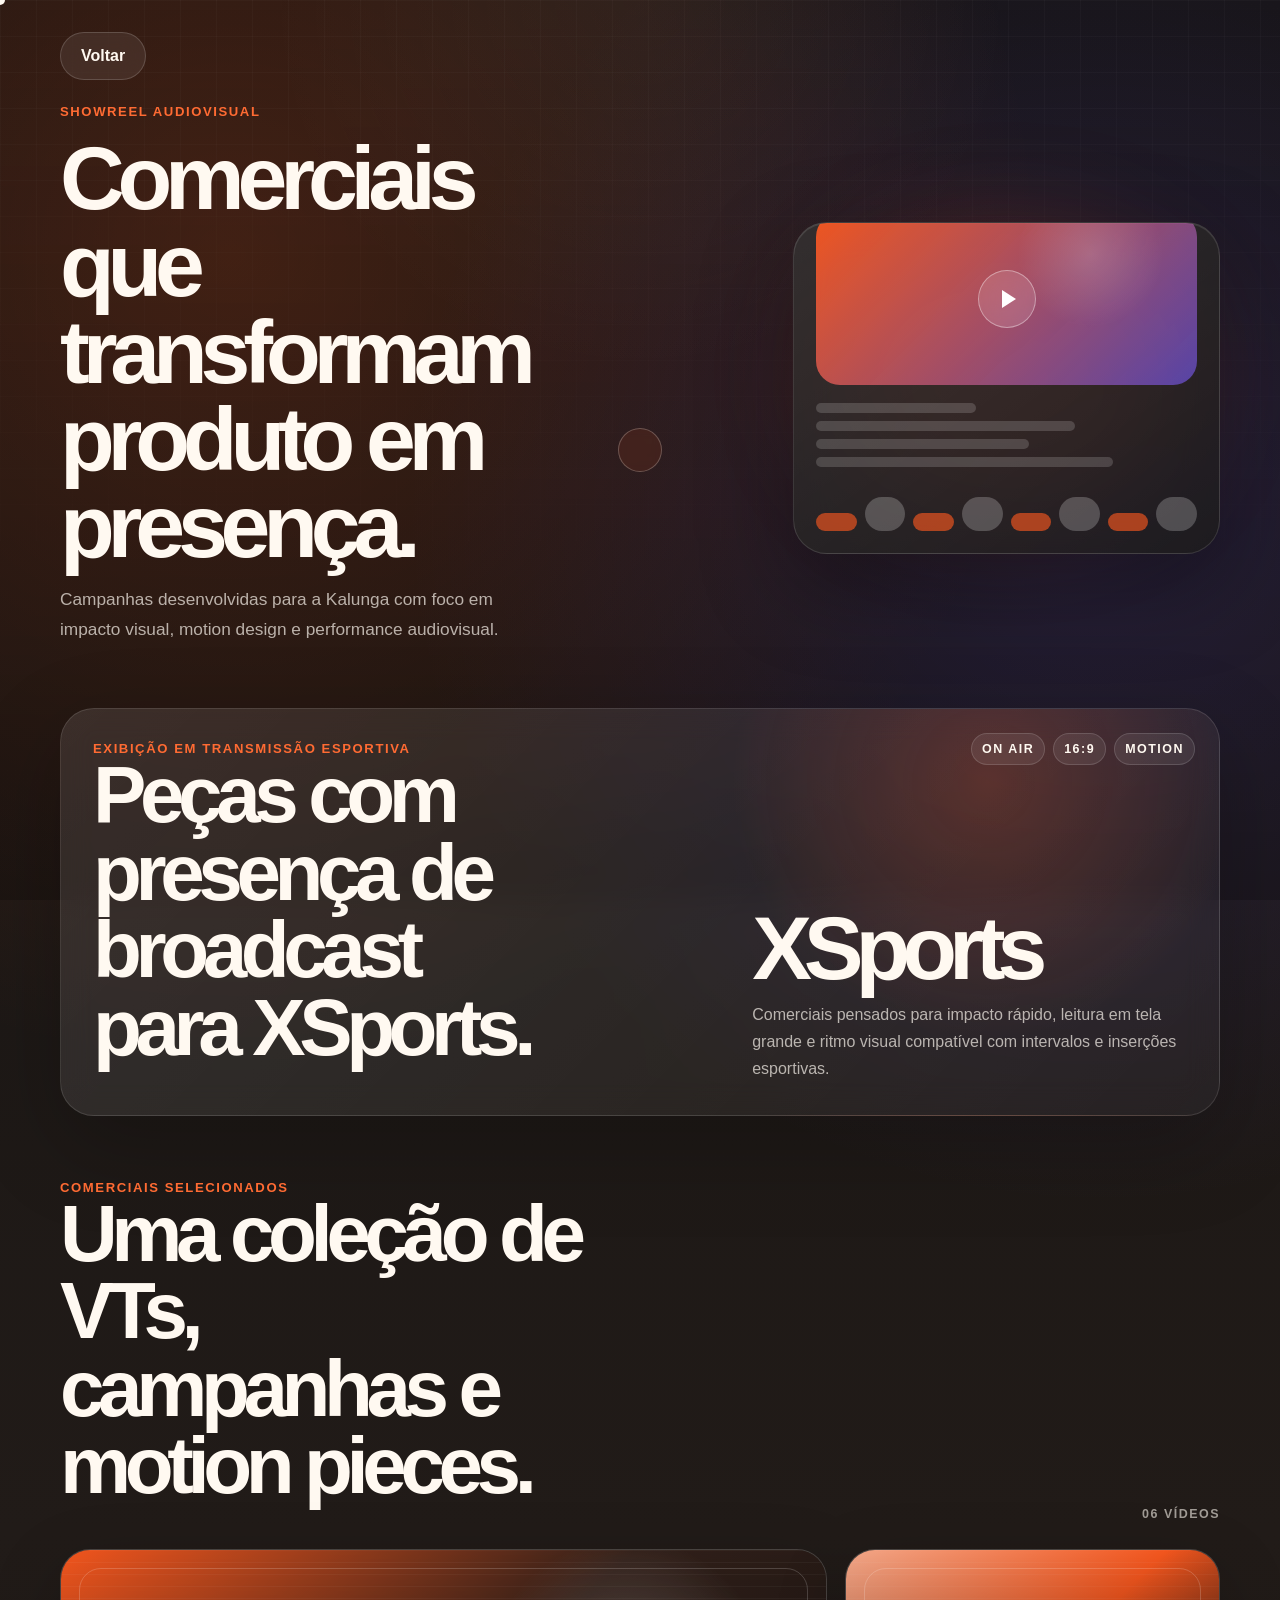
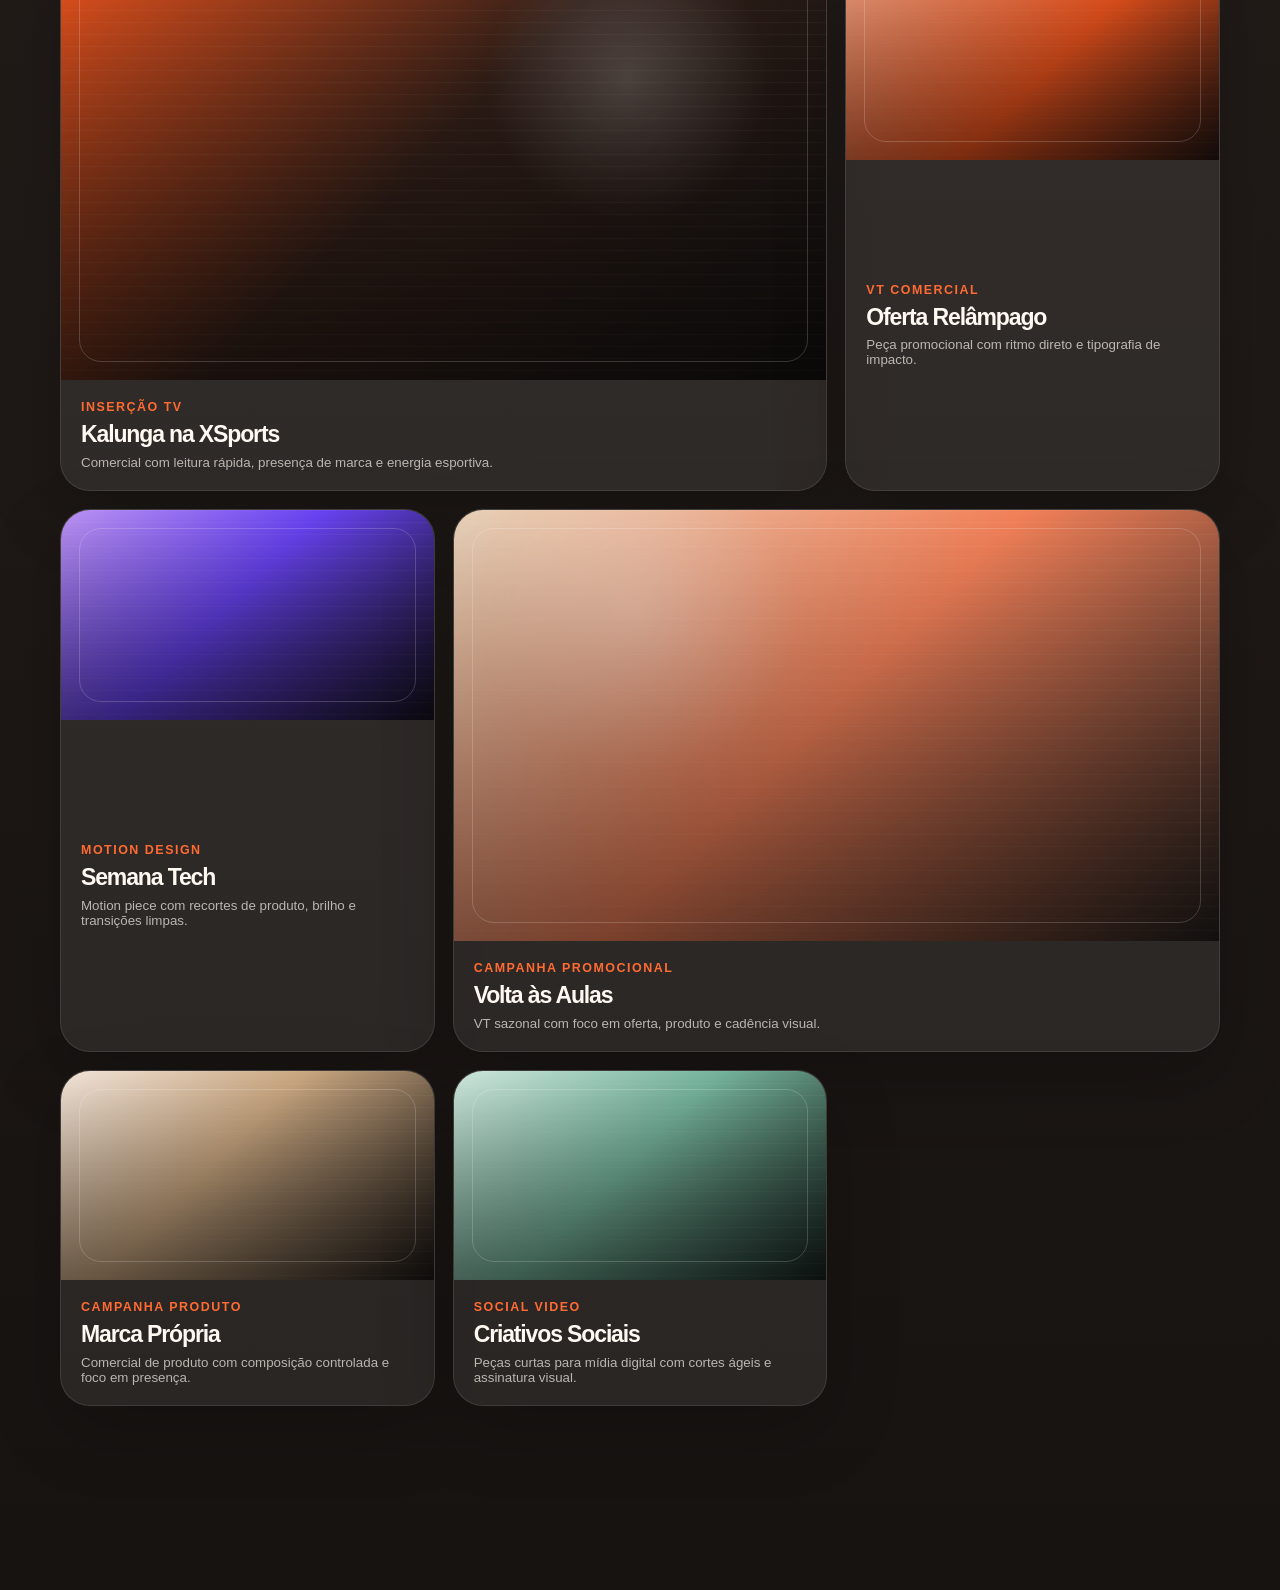
<file: projects/videos.html>
<!DOCTYPE html>
<html lang="pt-BR">
  <head>
    <meta charset="UTF-8" />
    <meta name="viewport" content="width=device-width, initial-scale=1.0" />
    <title>Vídeos | Comerciais Kalunga</title>
    <script>
      (() => {
        try {
          const theme = localStorage.getItem("portfolio-theme") || "dark";
          document.documentElement.dataset.theme = theme === "light" ? "light" : "dark";
        } catch {
          document.documentElement.dataset.theme = "dark";
        }
      })();
    </script>
    <link rel="stylesheet" href="../styles.css" />
    <link rel="stylesheet" href="./videos.css" />
  </head>
  <body class="video-body">
    <div class="cursor cursor-dot" aria-hidden="true"></div>
    <div class="cursor cursor-ring" aria-hidden="true"></div>

    <div class="page-shell">
      <main class="case-page video-page">
        <a class="button video-back-button" href="../index.html#project-archive">Voltar</a>

        <section class="section video-hero">
          <div class="video-hero-copy" data-reveal>
            <p class="eyebrow">Showreel audiovisual</p>
            <h1>Comerciais que transformam produto em presença.</h1>
            <p class="section-copy">
              Campanhas desenvolvidas para a Kalunga com foco em impacto visual,
              motion design e performance audiovisual.
            </p>
          </div>

          <div class="video-hero-interface" aria-hidden="true" data-reveal>
            <div class="video-glow"></div>
            <div class="editor-panel">
              <div class="editor-preview">
                <span class="play-mark"></span>
              </div>
              <div class="editor-timeline">
                <span style="--w: 42%"></span>
                <span style="--w: 68%"></span>
                <span style="--w: 56%"></span>
                <span style="--w: 78%"></span>
              </div>
              <div class="waveform">
                <i></i><i></i><i></i><i></i><i></i><i></i><i></i><i></i>
              </div>
            </div>
          </div>
        </section>

        <section class="section broadcast-feature">
          <div class="broadcast-card" data-reveal>
            <div>
              <p class="eyebrow">Exibição em transmissão esportiva</p>
              <h2>Peças com presença de broadcast para XSports.</h2>
            </div>
            <div class="broadcast-copy">
              <strong>XSports</strong>
              <p class="section-copy">
                Comerciais pensados para impacto rápido, leitura em tela grande e
                ritmo visual compatível com intervalos e inserções esportivas.
              </p>
            </div>
            <div class="broadcast-hud" aria-hidden="true">
              <span>ON AIR</span>
              <span>16:9</span>
              <span>MOTION</span>
            </div>
          </div>
        </section>

        <section class="section video-collection">
          <div class="section-heading video-heading" data-reveal>
            <div>
              <p class="eyebrow">Comerciais selecionados</p>
              <h2>Uma coleção de VTs, campanhas e motion pieces.</h2>
            </div>
            <p class="video-counter">06 vídeos</p>
          </div>

          <div class="video-grid">
            <button
              class="video-card video-card-large"
              type="button"
              data-reveal
              data-title="Kalunga na XSports"
              data-category="Inserção TV"
              data-client="Kalunga"
              data-goal="Criar presença de marca em transmissão esportiva."
              data-campaign="Broadcast / Comercial"
              data-year="2026"
              data-tools="After Effects, Premiere, Photoshop"
              data-video-src="../assets/videos/kalunga-xsports.mp4"
            >
              <span class="video-thumb thumb-broadcast">
                <span class="video-play"></span>
              </span>
              <span class="video-card-copy">
                <span class="video-category">Inserção TV</span>
                <strong>Kalunga na XSports</strong>
                <span>Comercial com leitura rápida, presença de marca e energia esportiva.</span>
              </span>
            </button>

            <button
              class="video-card"
              type="button"
              data-reveal
              data-title="Oferta Relâmpago"
              data-category="VT Comercial"
              data-client="Kalunga"
              data-goal="Destacar campanha promocional com alto contraste e ritmo."
              data-campaign="Campanha Promocional"
              data-year="2026"
              data-tools="Premiere, After Effects"
              data-video-src="../assets/videos/oferta-relampago.mp4"
            >
              <span class="video-thumb thumb-orange-film">
                <span class="video-play"></span>
              </span>
              <span class="video-card-copy">
                <span class="video-category">VT Comercial</span>
                <strong>Oferta Relâmpago</strong>
                <span>Peça promocional com ritmo direto e tipografia de impacto.</span>
              </span>
            </button>

            <button
              class="video-card"
              type="button"
              data-reveal
              data-title="Semana Tech"
              data-category="Motion Design"
              data-client="Kalunga"
              data-goal="Apresentar produtos de tecnologia com visual premium."
              data-campaign="Motion Design"
              data-year="2026"
              data-tools="After Effects, Illustrator"
              data-video-src="../assets/videos/semana-tech.mp4"
            >
              <span class="video-thumb thumb-violet-film">
                <span class="video-play"></span>
              </span>
              <span class="video-card-copy">
                <span class="video-category">Motion Design</span>
                <strong>Semana Tech</strong>
                <span>Motion piece com recortes de produto, brilho e transições limpas.</span>
              </span>
            </button>

            <button
              class="video-card video-card-wide"
              type="button"
              data-reveal
              data-title="Volta às Aulas"
              data-category="Campanha Promocional"
              data-client="Kalunga"
              data-goal="Transformar linha sazonal em narrativa audiovisual."
              data-campaign="Sazonal / Promocional"
              data-year="2026"
              data-tools="Premiere, After Effects, Photoshop"
              data-video-src="../assets/videos/volta-as-aulas.mp4"
            >
              <span class="video-thumb thumb-school-film">
                <span class="video-play"></span>
              </span>
              <span class="video-card-copy">
                <span class="video-category">Campanha Promocional</span>
                <strong>Volta às Aulas</strong>
                <span>VT sazonal com foco em oferta, produto e cadência visual.</span>
              </span>
            </button>

            <button
              class="video-card"
              type="button"
              data-reveal
              data-title="Marca Própria"
              data-category="Campanha Produto"
              data-client="Kalunga"
              data-goal="Valorizar produtos de marca própria em linguagem publicitária."
              data-campaign="Produto / Awareness"
              data-year="2026"
              data-tools="Premiere, Photoshop"
              data-video-src="../assets/videos/marca-propria.mp4"
            >
              <span class="video-thumb thumb-product-film">
                <span class="video-play"></span>
              </span>
              <span class="video-card-copy">
                <span class="video-category">Campanha Produto</span>
                <strong>Marca Própria</strong>
                <span>Comercial de produto com composição controlada e foco em presença.</span>
              </span>
            </button>

            <button
              class="video-card"
              type="button"
              data-reveal
              data-title="Criativos Sociais"
              data-category="Social Video"
              data-client="Kalunga"
              data-goal="Adaptar linguagem comercial para formatos digitais curtos."
              data-campaign="Social / Performance"
              data-year="2026"
              data-tools="After Effects, Premiere"
              data-video-src="../assets/videos/criativos-sociais.mp4"
            >
              <span class="video-thumb thumb-social-film">
                <span class="video-play"></span>
              </span>
              <span class="video-card-copy">
                <span class="video-category">Social Video</span>
                <strong>Criativos Sociais</strong>
                <span>Peças curtas para mídia digital com cortes ágeis e assinatura visual.</span>
              </span>
            </button>
          </div>
        </section>
      </main>
    </div>

    <dialog class="video-dialog" id="video-dialog">
      <div class="video-dialog-inner">
        <button class="video-dialog-close" id="video-dialog-close" type="button" aria-label="Fechar vídeo">
          Fechar
        </button>
        <div class="video-player-shell">
          <video id="video-player" controls playsinline preload="metadata"></video>
          <div class="video-empty-state" id="video-empty-state">
            <span class="video-play"></span>
            <p>Substitua o caminho do vídeo pelo arquivo final em <strong>assets/videos</strong>.</p>
          </div>
        </div>
        <aside class="video-project-info">
          <p class="eyebrow" id="modal-category"></p>
          <h2 id="modal-title"></h2>
          <dl>
            <div>
              <dt>Cliente</dt>
              <dd id="modal-client"></dd>
            </div>
            <div>
              <dt>Objetivo</dt>
              <dd id="modal-goal"></dd>
            </div>
            <div>
              <dt>Tipo de campanha</dt>
              <dd id="modal-campaign"></dd>
            </div>
            <div>
              <dt>Ano</dt>
              <dd id="modal-year"></dd>
            </div>
            <div>
              <dt>Ferramentas</dt>
              <dd id="modal-tools"></dd>
            </div>
          </dl>
        </aside>
      </div>
    </dialog>

    <script src="../script.js"></script>
    <script src="./videos.js"></script>
  </body>
</html>
</file>
<file: styles.css>
:root {
  --bg: #15110f;
  --surface: rgba(255, 249, 241, 0.075);
  --surface-strong: rgba(24, 20, 18, 0.96);
  --text: #fff9f1;
  --muted: rgba(255, 249, 241, 0.66);
  --line: rgba(255, 249, 241, 0.13);
  --accent: #ff6b33;
  --accent-soft: rgba(255, 90, 31, 0.18);
  --violet-soft: rgba(118, 92, 255, 0.15);
  --shadow: 0 28px 90px rgba(0, 0, 0, 0.34), 0 0 48px rgba(255, 90, 31, 0.06);
}

:root[data-theme="light"] {
  --bg: #f6f1e8;
  --surface: rgba(255, 252, 246, 0.82);
  --surface-strong: #fffdf9;
  --text: #151515;
  --muted: #625d55;
  --line: rgba(21, 21, 21, 0.12);
  --accent: #ff5a1f;
  --accent-soft: rgba(255, 90, 31, 0.12);
  --violet-soft: rgba(118, 92, 255, 0.1);
  --shadow: 0 24px 70px rgba(55, 35, 18, 0.1);
}

* {
  box-sizing: border-box;
}

html {
  scroll-behavior: smooth;
}

body {
  margin: 0;
  color: var(--text);
  font-family: "Manrope", sans-serif;
  background:
    radial-gradient(circle at 14% 8%, rgba(255, 90, 31, 0.2), transparent 26%),
    radial-gradient(circle at 86% 16%, rgba(118, 92, 255, 0.16), transparent 24%),
    radial-gradient(circle at 50% 56%, rgba(255, 139, 91, 0.06), transparent 34%),
    linear-gradient(180deg, #15110f 0%, #211916 46%, #15110f 100%);
}

:root[data-theme="light"] body {
  background:
    radial-gradient(circle at 10% 10%, rgba(255, 90, 31, 0.1), transparent 24%),
    radial-gradient(circle at 85% 18%, rgba(118, 92, 255, 0.1), transparent 22%),
    linear-gradient(180deg, #fffdf9 0%, var(--bg) 100%);
}

body::before {
  content: "";
  position: fixed;
  inset: 0;
  pointer-events: none;
  background-image:
    linear-gradient(rgba(255, 249, 241, 0.032) 1px, transparent 1px),
    linear-gradient(90deg, rgba(255, 249, 241, 0.032) 1px, transparent 1px);
  background-size: 36px 36px;
  mask-image: linear-gradient(180deg, rgba(0, 0, 0, 0.72), transparent 78%);
}

:root[data-theme="light"] body::before {
  background-image:
    linear-gradient(rgba(21, 21, 21, 0.02) 1px, transparent 1px),
    linear-gradient(90deg, rgba(21, 21, 21, 0.02) 1px, transparent 1px);
  mask-image: linear-gradient(180deg, rgba(0, 0, 0, 0.5), transparent 72%);
}

body::after {
  content: "";
  position: fixed;
  inset: 0;
  pointer-events: none;
  background:
    radial-gradient(circle at 50% 0%, rgba(255, 249, 241, 0.045), transparent 34%),
    linear-gradient(180deg, transparent 0%, rgba(0, 0, 0, 0.18) 100%);
  z-index: 0;
}

:root[data-theme="light"] body::after {
  background: linear-gradient(180deg, transparent 0%, rgba(255, 253, 249, 0.2) 100%);
}

a{
  text-decoration: none;
}

.has-custom-cursor,
.has-custom-cursor a,
.has-custom-cursor button {
  cursor: none;
}

.cursor {
  position: fixed;
  top: 0;
  left: 0;
  pointer-events: none;
  z-index: 9999;
  transform: translate(-50%, -50%);
  opacity: 0;
}

.cursor-dot {
  width: 10px;
  height: 10px;
  border-radius: 50%;
  background: #fff9f1;
}

.cursor-ring {
  width: 44px;
  height: 44px;
  border-radius: 50%;
  border: 1px solid rgba(255, 249, 241, 0.24);
  background: rgba(255, 90, 31, 0.1);
  backdrop-filter: blur(4px);
  transition:
    width 180ms ease,
    height 180ms ease,
    background-color 180ms ease,
    border-color 180ms ease;
}

.cursor-ring.is-active {
  width: 64px;
  height: 64px;
  border-color: rgba(255, 90, 31, 0.44);
  background: rgba(255, 90, 31, 0.14);
}

.has-custom-cursor .cursor {
  opacity: 1;
}

.page-shell {
  position: relative;
  z-index: 1;
  width: min(1160px, calc(100% - 32px));
  margin: 0 auto;
  padding-bottom: 72px;
}

.topbar {
  display: grid;
  grid-template-columns: 1fr auto 1fr;
  align-items: center;
  gap: 20px;
  padding: 20px 0 12px;
}

.brand,
.nav a,
.contact-links a {
  color: inherit;
  text-decoration: none;
}

.brand {
  font-size: 0.92rem;
  font-weight: 700;
  letter-spacing: -0.03em;
  color: var(--text);
}

.nav {
  display: inline-flex;
  justify-self: center;
  flex-wrap: wrap;
  gap: 8px;
  padding: 7px;
  border: 1px solid var(--line);
  border-radius: 999px;
  background: rgba(255, 249, 241, 0.075);
  backdrop-filter: blur(16px);
  box-shadow: 0 18px 48px rgba(0, 0, 0, 0.18);
}

.nav a,
.location {
  font-size: 0.92rem;
}

.nav a {
  padding: 9px 14px;
  border-radius: 999px;
  color: var(--muted);
}

.nav a:hover,
.nav a:focus-visible {
  background: rgba(255, 249, 241, 0.12);
  color: var(--text);
  outline: none;
}

.location {
  justify-self: end;
  color: var(--muted);
}

.topbar {
  position: sticky;
  top: 14px;
  z-index: 50;
  min-height: 68px;
  padding: 10px 12px;
  border: 1px solid transparent;
  border-radius: 999px;
  background: rgba(18, 15, 14, 0.34);
  backdrop-filter: blur(10px);
  transition:
    background-color 220ms ease,
    border-color 220ms ease,
    box-shadow 220ms ease,
    transform 220ms ease;
}

.topbar.is-scrolled,
.topbar.is-open {
  border-color: var(--line);
  background: rgba(18, 15, 14, 0.72);
  box-shadow:
    0 22px 72px rgba(0, 0, 0, 0.28),
    0 0 38px rgba(255, 90, 31, 0.06);
}

:root[data-theme="light"] .topbar {
  background: rgba(255, 255, 255, 0.46);
}

:root[data-theme="light"] .topbar.is-scrolled,
:root[data-theme="light"] .topbar.is-open {
  background: rgba(255, 255, 255, 0.78);
  box-shadow: 0 18px 56px rgba(55, 35, 18, 0.12);
}

.brand {
  position: relative;
  z-index: 2;
  justify-self: start;
  padding: 0 10px;
}

.brand::after {
  content: "";
  display: inline-block;
  width: 7px;
  height: 7px;
  margin-left: 9px;
  border-radius: 50%;
  background: var(--accent);
  box-shadow: 0 0 18px rgba(255, 90, 31, 0.45);
  vertical-align: middle;
}

.nav {
  position: relative;
  isolation: isolate;
}

.nav a {
  position: relative;
  transition:
    color 180ms ease,
    background-color 180ms ease,
    transform 180ms ease;
}

.nav a::after {
  content: "";
  position: absolute;
  left: 14px;
  right: 14px;
  bottom: 6px;
  height: 2px;
  border-radius: 999px;
  background: var(--accent);
  opacity: 0;
  transform: scaleX(0.4);
  transition:
    opacity 180ms ease,
    transform 180ms ease;
}

.nav a:hover,
.nav a:focus-visible,
.nav a.is-active {
  color: var(--text);
  transform: translateY(-1px);
}

.nav a.is-active::after,
.nav a:hover::after,
.nav a:focus-visible::after {
  opacity: 1;
  transform: scaleX(1);
}

.theme-toggle,
.menu-toggle {
  position: relative;
  z-index: 2;
  border: 1px solid var(--line);
  background: rgba(255, 249, 241, 0.075);
  color: var(--text);
  font: inherit;
  backdrop-filter: blur(14px);
  transition:
    transform 180ms ease,
    border-color 180ms ease,
    box-shadow 180ms ease,
    background-color 180ms ease;
}

.theme-toggle {
  justify-self: end;
  min-height: 48px;
  display: inline-flex;
  align-items: center;
  gap: 10px;
  padding: 6px 12px 6px 8px;
  border-radius: 999px;
  font-size: 0.88rem;
  font-weight: 800;
}

.theme-toggle:hover,
.theme-toggle:focus-visible,
.menu-toggle:hover,
.menu-toggle:focus-visible {
  transform: translateY(-2px);
  border-color: rgba(255, 90, 31, 0.34);
  box-shadow: 0 16px 44px rgba(0, 0, 0, 0.22), 0 0 30px rgba(255, 90, 31, 0.08);
  outline: none;
}

.theme-toggle-track {
  position: relative;
  width: 54px;
  height: 34px;
  display: inline-flex;
  align-items: center;
  padding: 3px;
  border-radius: 999px;
  background:
    radial-gradient(circle at 24% 50%, rgba(255, 90, 31, 0.28), transparent 32%),
    rgba(255, 249, 241, 0.09);
  box-shadow: inset 0 0 0 1px rgba(255, 249, 241, 0.08);
}

.theme-toggle-thumb {
  width: 28px;
  height: 28px;
  display: grid;
  place-items: center;
  border-radius: 50%;
  background: linear-gradient(135deg, var(--accent), #ff9a70);
  color: #fff;
  box-shadow: 0 8px 22px rgba(255, 90, 31, 0.26);
  transform: translateX(0);
  transition:
    transform 260ms cubic-bezier(0.22, 1, 0.36, 1),
    background 220ms ease;
}

.theme-icon {
  grid-area: 1 / 1;
  font-size: 0.95rem;
  line-height: 1;
  transition:
    opacity 180ms ease,
    transform 180ms ease;
}

.theme-icon-sun {
  opacity: 0;
  transform: rotate(-90deg) scale(0.75);
}

:root[data-theme="light"] .theme-toggle-thumb {
  transform: translateX(20px);
  background: linear-gradient(135deg, #151515, #3a312b);
}

:root[data-theme="light"] .theme-icon-moon {
  opacity: 0;
  transform: rotate(90deg) scale(0.75);
}

:root[data-theme="light"] .theme-icon-sun {
  opacity: 1;
  transform: rotate(0) scale(1);
}

.menu-toggle {
  display: none;
  justify-self: end;
  width: 48px;
  height: 48px;
  border-radius: 50%;
  padding: 0;
}

.menu-toggle span {
  position: absolute;
  left: 14px;
  right: 14px;
  height: 2px;
  border-radius: 999px;
  background: currentColor;
  transition:
    transform 220ms ease,
    top 220ms ease,
    opacity 180ms ease;
}

.menu-toggle span:first-child {
  top: 18px;
}

.menu-toggle span:last-child {
  top: 27px;
}

.topbar.is-open .menu-toggle span:first-child {
  top: 23px;
  transform: rotate(45deg);
}

.topbar.is-open .menu-toggle span:last-child {
  top: 23px;
  transform: rotate(-45deg);
}

body.nav-open {
  overflow: hidden;
}

.section {
  padding: 24px 0;
}

.hero {
  display: grid;
  grid-template-columns: minmax(0, 1fr) minmax(320px, 460px);
  gap: 42px;
  align-items: center;
  min-height: calc(100vh - 90px);
}

.hero-copy-block,
.profile-copy,
.split-intro {
  display: grid;
  gap: 16px;
}

.eyebrow,
.mini-label,
.slider-label,
.project-category {
  margin: 0;
  text-transform: uppercase;
  letter-spacing: 0.12em;
  font-size: 0.82rem;
  font-weight: 800;
}

.eyebrow,
.mini-label {
  color: var(--accent);
}

h1,
h2,
h3,
p,
ul {
  margin: 0;
}

h1,
h2 {
  letter-spacing: -0.08em;
  line-height: 0.97;
}

h1 {
  max-width: 10ch;
  font-size: clamp(3rem, 7vw, 5.8rem);
}

h2 {
  margin-bottom: 1rem;
  font-size: 5rem;
}

h3 {
  font-size: 1.05rem;
}

.hero-copy,
.section-copy,
.about-copy,
.dialog-summary,
.dialog-grid p,
.service-card p,
.project-copy span,
.profile-points li,
.contact-copy,
.archive-meta span {
  color: var(--muted);
  line-height: 1.7;
}

.hero-copy,
.section-copy,
.contact-copy {
  max-width: 58ch;
  font-size: 1rem;
}

.hero-actions,
.slider-controls,
.contact-links,
.skills-list,
.filter-bar,
.heading-actions {
  display: flex;
  flex-wrap: wrap;
  gap: 12px;
}

.button,
.slider-arrow,
.contact-links a,
.filter-chip {
  min-height: 48px;
  padding: 0 20px;
  border-radius: 999px;
  border: 1px solid transparent;
  display: inline-flex;
  align-items: center;
  justify-content: center;
  font: inherit;
  font-weight: 700;
  text-decoration: none;
  background: transparent;
  transition:
    transform 160ms ease,
    background-color 160ms ease,
    border-color 160ms ease,
    box-shadow 160ms ease;
}

.button:hover,
.slider-arrow:hover,
.contact-links a:hover,
.filter-chip:hover {
  transform: translateY(-2px);
}

.button-primary {
  background: linear-gradient(135deg, var(--accent), #ff8a5c);
  color: #fff;
  box-shadow: 0 18px 44px rgba(255, 90, 31, 0.22);
}

.button-secondary,
.slider-arrow,
.contact-links a,
.filter-chip {
  border-color: var(--line);
  background: rgba(255, 249, 241, 0.075);
  color: var(--text);
  backdrop-filter: blur(12px);
}

.button-secondary:hover,
.slider-arrow:hover,
.contact-links a:hover,
.filter-chip:hover {
  border-color: rgba(255, 90, 31, 0.3);
  box-shadow: 0 16px 42px rgba(0, 0, 0, 0.22), 0 0 30px rgba(255, 90, 31, 0.08);
}

.hero-visual {
  display: flex;
  justify-content: center;
}

.hero-frame {
  position: relative;
  width: min(100%, 485px);
  aspect-ratio: 0.9;
  border-radius: 36px;
  background:
    radial-gradient(circle at top left, rgba(255, 255, 255, 0.16), transparent 28%),
    radial-gradient(circle at 70% 20%, rgba(118, 92, 255, 0.2), transparent 28%),
    linear-gradient(180deg, #ff6b33 0%, #4b251b 52%, #161210 100%);
  overflow: hidden;
  box-shadow: var(--shadow);
}

.hero-frame::before {
  content: "";
  position: absolute;
  inset: -28%;
  background: radial-gradient(circle, rgba(255, 249, 241, 0.12), transparent 46%);
  opacity: 0.55;
  animation: ambientDrift 8s ease-in-out infinite alternate;
}

.hero-badge {
  position: absolute;
  top: 24px;
  left: 24px;
  padding: 10px 14px;
  border-radius: 999px;
  background: rgba(255, 255, 255, 0.18);
  color: #fff;
  font-size: 0.84rem;
  font-weight: 700;
  backdrop-filter: blur(8px);
}

.hero-mockup {
  isolation: isolate;
}

.mockup-stage {
  position: absolute;
  inset: 0;
}

.mockup-slide {
  position: absolute;
  inset: 0;
  opacity: 0;
  transform: scale(0.985);
  transition:
    opacity 700ms ease,
    transform 900ms cubic-bezier(0.22, 1, 0.36, 1);
  pointer-events: none;
}

.mockup-slide.active {
  opacity: 1;
  transform: scale(1);
}

.mockup-meta {
  position: absolute;
  left: 24px;
  bottom: 22px;
  z-index: 4;
  padding: 10px 14px;
  border-radius: 999px;
  background: rgba(255, 255, 255, 0.18);
  color: #fff;
  font-size: 0.82rem;
  font-weight: 700;
  letter-spacing: 0.08em;
  text-transform: uppercase;
  backdrop-filter: blur(10px);
}

.hero-mockup::after {
  content: "";
  position: absolute;
  left: 12%;
  right: 12%;
  bottom: 34px;
  height: 44px;
  border-radius: 999px;
  background: rgba(42, 18, 8, 0.18);
  filter: blur(22px);
  z-index: 0;
}

.mockup-screen {
  position: absolute;
  margin: 0;
  overflow: hidden;
  border-radius: 18px;
  border: 1px solid rgba(255, 255, 255, 0.28);
  background: rgba(255, 249, 241, 0.9);
  box-shadow:
    0 20px 40px rgba(0, 0, 0, 0.12),
    0 8px 16px rgba(0, 0, 0, 0.08);
  transform-origin: center center;
  transition: transform 220ms ease, box-shadow 220ms ease, opacity 220ms ease, filter 220ms ease;
}

.mockup-screen img {
  display: block;
  width: 100%;
  height: 100%;
  object-fit: cover;
}

.mockup-screen-primary {
  top: 80px;
  left: 94px;
  width: 292px;
  height: 372px;
  z-index: 3;
  transform: translateY(0) rotate(-2deg) scale(1);
  box-shadow:
    0 30px 56px rgba(0, 0, 0, 0.16),
    0 12px 22px rgba(0, 0, 0, 0.1);
}

.mockup-screen-secondary {
  top: 52px;
  right: 42px;
  width: 226px;
  height: 298px;
  z-index: 2;
  transform: translateX(10px) translateY(16px) rotate(2deg) scale(0.9);
  opacity: 0.85;
  filter: blur(3px);
}

.mockup-screen-tertiary {
  left: 34px;
  bottom: 44px;
  width: 198px;
  height: 252px;
  z-index: 1;
  transform: translateX(-6px) translateY(14px) rotate(-4deg) scale(0.8);
  opacity: 0.6;
  filter: blur(5px);
}

.section-heading {
  display: grid;
  gap: 14px;
  margin-bottom: 28px;
}

.experience-heading,
.archive-heading,
.split-section,
.profile-grid {
  grid-template-columns: 1fr 1fr;
  align-items: start;
}

.heading-actions {
  justify-content: space-between;
  align-items: end;
}

.archive-button {
  width: 100%;
  border: 0;
  padding: 0;
  background: transparent;
  color: inherit;
  text-align: left;
}

.archive-button:focus-visible,
.filter-chip:focus-visible,
.button:focus-visible,
.contact-links a:focus-visible {
  outline: 2px solid rgba(255, 90, 31, 0.42);
  outline-offset: 3px;
}

.experience-intro {
  max-width: 58ch;
  display: grid;
  gap: 16px;
}

.experience-grid {
  display: grid;
  grid-template-columns: repeat(3, minmax(0, 1fr));
  gap: 18px;
}

.experience-card {
  overflow: hidden;
  border: 1px solid var(--line);
  border-radius: 28px;
  background: var(--surface);
  backdrop-filter: blur(10px);
  box-shadow: var(--shadow);
  transition: transform 180ms ease, box-shadow 180ms ease;
}

.experience-card:hover {
  transform: translateY(-4px);
  box-shadow: 0 30px 80px rgba(0, 0, 0, 0.32), 0 0 34px rgba(255, 90, 31, 0.08);
}

.experience-media {
  height: 240px;
  overflow: hidden;
  background: linear-gradient(180deg, #241b17 0%, #15110f 100%);
}

.experience-media img {
  display: block;
  width: 100%;
  height: 100%;
  object-fit: cover;
}

.experience-content {
  display: grid;
  gap: 14px;
  padding: 22px;
}

.experience-tag {
  color: var(--accent);
  font-size: 0.82rem;
  font-weight: 800;
  letter-spacing: 0.12em;
  text-transform: uppercase;
}

.experience-content h3 {
  font-size: 1.3rem;
  line-height: 1.1;
  letter-spacing: -0.04em;
}

.experience-content p {
  color: var(--muted);
  line-height: 1.7;
}

.experience-tech {
  display: flex;
  flex-wrap: wrap;
  gap: 10px;
}

.experience-tech span {
  padding: 10px 14px;
  border-radius: 999px;
  border: 1px solid var(--line);
  background: rgba(255, 249, 241, 0.075);
  font-size: 0.92rem;
}

.section{
  margin-bottom: 1rem;
}

.archive-section {
  scroll-margin-top: 24px;
}

.filter-bar {
  margin-bottom: 22px;
}

.filter-chip.is-selected {
  background: var(--accent);
  border-color: var(--accent);
  color: #fff;
  box-shadow: 0 14px 36px rgba(255, 90, 31, 0.24);
}

.archive-grid,
.skills-groups {
  display: grid;
  gap: 18px;
}

.archive-grid {
  grid-template-columns: repeat(3, minmax(0, 1fr));
}

.archive-card,
.service-card,
.profile-card,
.skills-wrap,
.contact-band,
.skill-group {
  border: 1px solid var(--line);
  border-radius: 28px;
  background:
    linear-gradient(145deg, rgba(255, 249, 241, 0.09), rgba(255, 249, 241, 0.04)),
    var(--surface);
  backdrop-filter: blur(10px);
  box-shadow: var(--shadow);
  transition:
    transform 180ms ease,
    border-color 180ms ease,
    box-shadow 180ms ease,
    background-color 180ms ease;
}

.archive-card:hover,
.service-card:hover,
.skill-group:hover {
  transform: translateY(-4px);
  border-color: rgba(255, 90, 31, 0.28);
  box-shadow:
    0 32px 86px rgba(0, 0, 0, 0.32),
    0 0 36px rgba(255, 90, 31, 0.08);
}

.archive-button {
  display: grid;
  gap: 14px;
  padding: 14px;
}

.archive-button:hover,
.archive-button:focus-visible {
  transform: translateY(-4px);
  filter: saturate(1.08);
}

.archive-button-static {
  cursor: default;
}

.archive-button-static:hover,
.archive-button-static:focus-visible {
  transform: none;
}

.archive-thumb {
  display: block;
  aspect-ratio: 1.25;
  border-radius: 20px;
}

.archive-button img {
  display: block;
  width: 100%;
  aspect-ratio: 1.25;
  object-fit: cover;
  border-radius: 20px;
  border: 1px solid rgba(255, 249, 241, 0.08);
}

.archive-meta {
  display: grid;
  gap: 4px;
  padding: 4px 4px 8px;
}

.archive-type-label {
  color: var(--accent);
  font-size: 0.8rem;
  font-weight: 800;
  letter-spacing: 0.12em;
  text-transform: uppercase;
}

.archive-meta strong {
  font-size: 1.05rem;
}

.project-card[data-type="simple"] {
  opacity: 0.92;
}

.project-card[data-type="simple"] .archive-thumb {
  filter: saturate(0.9);
}

.project-card[data-type="simple"] .archive-meta strong,
.project-card[data-type="simple"] .archive-meta span:last-child {
  color: var(--muted);
}

.case-page {
  padding: 32px 0 72px;
}

.case-hero {
  display: grid;
  gap: 16px;
}

.case-grid,
.collection-grid {
  display: grid;
  grid-template-columns: repeat(2, minmax(0, 1fr));
  gap: 18px;
}

.case-panel {
  padding: 24px;
  border: 1px solid var(--line);
  border-radius: 28px;
  background: var(--surface);
  backdrop-filter: blur(10px);
  box-shadow: var(--shadow);
}

.thumb-orange {
  background: linear-gradient(135deg, #ff5d1f 0%, #4b251b 58%, #15110f 100%);
}

.thumb-violet {
  background: linear-gradient(135deg, #6d46ff 0%, #2b1d39 52%, #15110f 100%);
}

.thumb-rose {
  background: linear-gradient(135deg, #ffcab7 0%, #ff8457 42%, #2a1712 100%);
}

.thumb-sand {
  background: linear-gradient(135deg, #d5b087 0%, #4a3126 54%, #15110f 100%);
}

.thumb-night {
  background:
    radial-gradient(circle at 72% 22%, rgba(255, 90, 31, 0.22), transparent 24%),
    linear-gradient(135deg, #1e2438 0%, #2b1d39 48%, #15110f 100%);
}

.thumb-mint {
  background: linear-gradient(135deg, #7bbda4 0%, #173027 48%, #15110f 100%);
}

.services-list,
.skills-groups {
  display: grid;
  gap: 16px;
}

.service-card,
.skills-wrap,
.contact-band,
.profile-card,
.skill-group {
  padding: 24px;
}

.profile-points {
  padding-left: 20px;
  display: grid;
  gap: 12px;
}

.skills-groups {
  grid-template-columns: repeat(2, minmax(0, 1fr));
}

.skill-group {
  display: grid;
  gap: 14px;
}

.skills-list span {
  padding: 10px 14px;
  border-radius: 999px;
  border: 1px solid var(--line);
  background: rgba(255, 249, 241, 0.075);
  font-size: 0.95rem;
}

.contact-band {
  text-align: center;
}

.contact-band h2,
.contact-copy {
  margin-left: auto;
  margin-right: auto;
}

.contact-links {
  justify-content: center;
  margin-top: 24px;
}

.project-dialog {
  width: min(860px, calc(100% - 24px));
  border: 1px solid var(--line);
  border-radius: 30px;
  padding: 0;
  background: var(--surface-strong);
  color: var(--text);
  box-shadow: 0 40px 120px rgba(0, 0, 0, 0.42);
}

.project-dialog::backdrop {
  background: rgba(10, 8, 7, 0.72);
  backdrop-filter: blur(8px);
}

.dialog-inner {
  padding: 32px;
}

.dialog-close {
  margin-left: auto;
  margin-bottom: 22px;
  display: block;
  border: 0;
  background: transparent;
  color: var(--muted);
  font: inherit;
}

.dialog-grid {
  display: grid;
  grid-template-columns: repeat(2, minmax(0, 1fr));
  gap: 20px;
  margin: 28px 0;
}

.dialog-grid h3,
.tech-stack h3 {
  margin-bottom: 8px;
}

.is-hidden {
  display: none;
}

[data-reveal] {
  opacity: 0;
  transform: translateY(18px);
  transition:
    opacity 700ms ease,
    transform 700ms cubic-bezier(0.22, 1, 0.36, 1);
}

[data-reveal].is-visible {
  opacity: 1;
  transform: translateY(0);
}

@keyframes ambientDrift {
  from {
    transform: translate3d(-3%, -2%, 0) scale(0.96);
  }
  to {
    transform: translate3d(4%, 3%, 0) scale(1.06);
  }
}

@media (prefers-reduced-motion: reduce) {
  html {
    scroll-behavior: auto;
  }

  body,
  a,
  button {
    cursor: auto;
  }

  .cursor {
    display: none;
  }

  .button,
  .contact-links a,
  .filter-chip,
  .experience-card,
  .hero-frame::before,
  [data-reveal] {
    transition: none;
    animation: none;
  }

  [data-reveal] {
    opacity: 1;
    transform: none;
  }
}

@media (max-width: 980px) {
  .topbar,
  .experience-heading,
  .archive-heading,
  .split-section,
  .profile-grid,
  .dialog-grid,
  .hero {
    grid-template-columns: 1fr;
  }

  .topbar {
    justify-items: start;
  }

  .nav,
  .location {
    justify-self: start;
  }

  h1,
  h2 {
    max-width: none;
  }

  .heading-actions {
    align-items: start;
  }

  .experience-grid,
  .archive-grid,
  .skills-groups,
  .case-grid,
  .collection-grid {
    grid-template-columns: repeat(2, minmax(0, 1fr));
  }
}

@media (max-width: 720px) {
  body,
  a,
  button {
    cursor: auto;
  }

  .cursor {
    display: none;
  }

  .page-shell {
    width: min(100% - 18px, 1160px);
  }

  .section {
    padding: 38px 0;
  }

  .hero {
    min-height: auto;
    gap: 26px;
    padding-top: 30px;
  }

  .hero-frame {
    aspect-ratio: 1;
  }

  .mockup-meta {
    left: 18px;
    bottom: 18px;
  }

  .mockup-screen-primary {
    left: 60px;
    width: 248px;
    height: 318px;
  }

  .mockup-screen-secondary {
    right: 24px;
    width: 196px;
    height: 258px;
  }

  .mockup-screen-tertiary {
    left: 18px;
    width: 170px;
    height: 220px;
  }

  .experience-grid,
  .archive-grid,
  .skills-groups,
  .case-grid,
  .collection-grid {
    grid-template-columns: 1fr;
  }

  .project-dialog,
  .skills-wrap,
  .contact-band,
  .service-card,
  .profile-card,
  .skill-group {
    border-radius: 24px;
  }

  .dialog-inner,
  .skills-wrap,
  .contact-band,
  .service-card,
  .profile-card,
  .skill-group {
    padding: 22px;
  }
}



.ch-0{
  max-width: 100% !important;
}

:root[data-theme="light"] .nav,
:root[data-theme="light"] .theme-toggle,
:root[data-theme="light"] .menu-toggle,
:root[data-theme="light"] .button-secondary,
:root[data-theme="light"] .slider-arrow,
:root[data-theme="light"] .contact-links a,
:root[data-theme="light"] .filter-chip,
:root[data-theme="light"] .skills-list span,
:root[data-theme="light"] .experience-tech span {
  background: rgba(255, 255, 255, 0.76);
}

:root[data-theme="light"] .archive-card,
:root[data-theme="light"] .service-card,
:root[data-theme="light"] .profile-card,
:root[data-theme="light"] .skills-wrap,
:root[data-theme="light"] .contact-band,
:root[data-theme="light"] .skill-group,
:root[data-theme="light"] .case-panel,
:root[data-theme="light"] .experience-card {
  background: var(--surface);
}

:root[data-theme="light"] .experience-media {
  background: linear-gradient(180deg, #f7f1e8 0%, #ece4d7 100%);
}

:root[data-theme="light"] .hero-frame {
  background:
    radial-gradient(circle at top left, rgba(255, 255, 255, 0.35), transparent 28%),
    linear-gradient(180deg, #ff6b33 0%, #ff875d 100%);
}

:root[data-theme="light"] .hero-frame::before {
  background: radial-gradient(circle, rgba(255, 255, 255, 0.22), transparent 46%);
}

:root[data-theme="light"] .mockup-screen {
  border-color: rgba(255, 255, 255, 0.55);
  background: rgba(255, 255, 255, 0.92);
}

:root[data-theme="light"] .thumb-orange {
  background: linear-gradient(180deg, #ff5d1f 0%, #ff976d 100%);
}

:root[data-theme="light"] .thumb-violet {
  background: linear-gradient(180deg, #6d46ff 0%, #c59bff 100%);
}

:root[data-theme="light"] .thumb-night {
  background: linear-gradient(180deg, #1e2438 0%, #5062a2 100%);
}

:root[data-theme="light"] .cursor-dot {
  background: #111;
}

:root[data-theme="light"] .cursor-ring {
  border-color: rgba(17, 17, 17, 0.24);
  background: rgba(255, 90, 31, 0.08);
}

@media (max-width: 980px) {
  .topbar {
    grid-template-columns: 1fr auto auto;
    align-items: center;
    gap: 10px;
    width: min(100%, 1160px);
  }

  .menu-toggle {
    display: inline-grid;
    place-items: center;
    order: 2;
  }

  .theme-toggle {
    order: 3;
    min-width: 48px;
    padding: 6px;
  }

  .theme-toggle-text {
    display: none;
  }

  .nav {
    position: fixed;
    inset: 82px 16px auto;
    z-index: 40;
    display: grid;
    justify-self: auto;
    gap: 8px;
    padding: 18px;
    border-radius: 30px;
    background: rgba(18, 15, 14, 0.86);
    box-shadow:
      0 34px 100px rgba(0, 0, 0, 0.42),
      0 0 46px rgba(255, 90, 31, 0.08);
    opacity: 0;
    pointer-events: none;
    transform: translateY(-12px) scale(0.98);
    transition:
      opacity 220ms ease,
      transform 260ms cubic-bezier(0.22, 1, 0.36, 1);
  }

  :root[data-theme="light"] .nav {
    background: rgba(255, 255, 255, 0.88);
  }

  .topbar.is-open .nav {
    opacity: 1;
    pointer-events: auto;
    transform: translateY(0) scale(1);
  }

  .nav a {
    width: 100%;
    min-height: 58px;
    justify-content: space-between;
    padding: 0 16px;
    border-radius: 18px;
    font-size: clamp(1.2rem, 5vw, 2rem);
    font-weight: 800;
    letter-spacing: -0.05em;
  }

  .nav a::before {
    content: "↗";
    order: 2;
    color: var(--accent);
    font-size: 0.85em;
    opacity: 0;
    transform: translate(-6px, 6px);
    transition:
      opacity 180ms ease,
      transform 180ms ease;
  }

  .nav a:hover::before,
  .nav a:focus-visible::before,
  .nav a.is-active::before {
    opacity: 1;
    transform: translate(0, 0);
  }

  .nav a::after {
    left: 16px;
    right: auto;
    width: 42px;
  }
}

@media (max-width: 520px) {
  .topbar {
    top: 10px;
    border-radius: 24px;
    grid-template-columns: 1fr auto auto;
  }

  .theme-toggle-track {
    width: 48px;
  }

  :root[data-theme="light"] .theme-toggle-thumb {
    transform: translateX(14px);
  }
}
</file>
<file: projects/conteudos-ilustrativos.css>
.embed-showcase {
  display: grid;
  gap: 28px;
  padding-top: 12px;
}

.case-hero {
  position: relative;
  display: grid;
  grid-template-columns: minmax(0, 0.82fr) minmax(320px, 0.58fr);
  gap: 28px;
  align-items: end;
  min-height: 360px;
  padding-top: 34px;
}

.case-hero::before {
  content: "";
  position: absolute;
  inset: 10px 0 auto;
  height: 1px;
  background: linear-gradient(90deg, rgba(21, 21, 21, 0), rgba(21, 21, 21, 0.14), rgba(21, 21, 21, 0));
}

.case-hero-copy {
  display: grid;
  gap: 16px;
  position: relative;
  z-index: 1;
}

.case-hero-copy .section-copy {
  max-width: 46ch;
  font-size: 1.08rem;
}

.case-hero-art {
  position: relative;
  min-height: 250px;
  border-radius: 32px;
  border: 1px solid rgba(21, 21, 21, 0.08);
  background:
    radial-gradient(circle at 18% 18%, rgba(255, 90, 31, 0.15), transparent 28%),
    linear-gradient(145deg, rgba(255, 255, 255, 0.94), rgba(255, 248, 241, 0.72));
  overflow: hidden;
  box-shadow: var(--shadow);
}

.case-hero-art::before {
  content: "";
  position: absolute;
  inset: 0;
  background:
    linear-gradient(rgba(21, 21, 21, 0.025) 1px, transparent 1px),
    linear-gradient(90deg, rgba(21, 21, 21, 0.025) 1px, transparent 1px);
  background-size: 28px 28px;
  mask-image: linear-gradient(180deg, rgba(0, 0, 0, 0.72), transparent);
}

.case-hero-word {
  position: absolute;
  right: -8px;
  bottom: -18px;
  color: rgba(21, 21, 21, 0.075);
  font-size: clamp(3.2rem, 7vw, 5rem);
  font-weight: 800;
  letter-spacing: -0.08em;
  line-height: 1;
}

.case-hero-window {
  position: absolute;
  top: 28px;
  left: 28px;
  right: 72px;
  bottom: 42px;
  display: flex;
  gap: 8px;
  align-items: start;
  padding: 16px;
  border-radius: 24px;
  border: 1px solid rgba(21, 21, 21, 0.08);
  background: rgba(255, 255, 255, 0.76);
  backdrop-filter: blur(10px);
}

.case-hero-window span {
  width: 10px;
  height: 10px;
  border-radius: 50%;
  background: rgba(21, 21, 21, 0.16);
}

.showcase-copy {
  display: grid;
  gap: 14px;
  max-width: 68ch;
}

h1 {
  max-width: 100%;
  font-size: clamp(3rem, 7vw, 5.8rem);
}

.hero-copy,
.section-copy,
.contact-copy {
  max-width: 100%;
  font-size: 1.04rem;
}

h2 {
    max-width: 100% !important;
}

.showcase-copy h2 {
  max-width: 12ch;
}

.embed-project-tag {
  margin: 0;
  color: var(--accent);
  font-size: 0.82rem;
  font-weight: 800;
  letter-spacing: 0.12em;
  text-transform: uppercase;
}

.projects-stack {
  display: grid;
  gap: 34px;
}

.project-card {
  width: 100%;
  display: grid;
  gap: 24px;
  padding: 28px;
  border: 1px solid rgba(21, 21, 21, 0.09);
  border-radius: 32px;
  background: var(--surface);
  backdrop-filter: blur(10px);
  box-shadow: var(--shadow);
  transition:
    transform 180ms ease,
    box-shadow 180ms ease,
    border-color 180ms ease,
    background-color 180ms ease;
  margin-left: 0px !important;
}

.project-card:hover {
  transform: translateY(-3px);
  border-color: rgba(255, 90, 31, 0.16);
  box-shadow:
    0 30px 80px rgba(26, 19, 14, 0.11),
    0 12px 32px rgba(26, 19, 14, 0.08);
}

.project-card-header {
  display: flex;
  justify-content: space-between;
  align-items: end;
  gap: 20px;
}

.project-card-copy {
  display: grid;
  gap: 14px;
  max-width: 62ch;
}

.project-card h3 {
  font-size: clamp(1.35rem, 2vw, 1.7rem);
  line-height: 1.08;
  letter-spacing: -0.05em;
}

.project-card .section-copy {
  max-width: 50ch;
}

.project-card-featured {
  padding: 34px;
}

.project-card-featured .embed-frame-wrap,
.project-card-featured .embed-frame {
  min-height: 680px;
  height: 680px;
}

.project-card-offset {
  margin-left: clamp(0px, 4vw, 54px);
  width: calc(100% - clamp(0px, 4vw, 54px));
  background: rgba(255, 252, 246, 0.92);
}

.project-card-quiet {
  padding-top: 24px;
  background: rgba(255, 255, 255, 0.72);
}

.project-cta {
  position: relative;
  min-width: 190px;
  border-color: rgba(21, 21, 21, 0.92);
  background: var(--text);
  color: #fff;
  overflow: hidden;
  box-shadow: 0 14px 30px rgba(21, 21, 21, 0.16);
}

.project-cta::after {
  content: "\2197";
  margin-left: 10px;
  font-size: 0.95em;
  transition: transform 180ms ease;
}

.project-cta:hover,
.project-cta:focus-visible {
  background: #24211f;
  border-color: #24211f;
  box-shadow: 0 18px 38px rgba(21, 21, 21, 0.2);
}

.project-cta:hover::after,
.project-cta:focus-visible::after {
  transform: translate(3px, -3px);
}

.embed-frame-shell {
  overflow: hidden;
  border: 1px solid rgba(21, 21, 21, 0.08);
  border-radius: 28px;
  background: #f4efe7;
  box-shadow:
    0 26px 70px rgba(26, 19, 14, 0.08),
    0 10px 28px rgba(26, 19, 14, 0.06);
  transition:
    box-shadow 180ms ease,
    border-color 180ms ease;
}

.project-card:hover .embed-frame-shell {
  border-color: rgba(255, 90, 31, 0.18);
  box-shadow:
    0 30px 80px rgba(26, 19, 14, 0.11),
    0 12px 32px rgba(26, 19, 14, 0.08);
}

.embed-frame-toolbar {
  display: flex;
  gap: 8px;
  align-items: center;
  padding: 16px 18px;
  border-bottom: 1px solid rgba(21, 21, 21, 0.08);
  background: rgba(255, 255, 255, 0.72);
}

.embed-frame-toolbar span {
  width: 10px;
  height: 10px;
  border-radius: 50%;
  background: rgba(21, 21, 21, 0.18);
}

.embed-frame-wrap {
  position: relative;
  min-height: 620px;
  background: #fff;
}

.embed-frame {
  display: block;
  width: 100%;
  min-height: 620px;
  height: 620px;
  border: 0;
  background: #fff;
}

.embed-showcase::after {
  content: "";
  height: 1px;
  margin-top: 4px;
  background: linear-gradient(90deg, rgba(21, 21, 21, 0), rgba(21, 21, 21, 0.12), rgba(21, 21, 21, 0));
}

.case-grid {
  position: relative;
  margin-top: 10px;
  padding-top: 40px;
}

.case-grid::before {
  content: "";
  position: absolute;
  inset: 0 0 auto;
  height: 100%;
  border-radius: 36px;
  background: rgba(255, 249, 241, 0.04);
  z-index: -1;
}

.case-hero::before,
.embed-showcase::after {
  background: linear-gradient(90deg, rgba(255, 249, 241, 0), rgba(255, 249, 241, 0.16), rgba(255, 249, 241, 0));
}

.case-hero-art {
  border-color: var(--line);
  background:
    radial-gradient(circle at 18% 18%, rgba(255, 90, 31, 0.2), transparent 28%),
    radial-gradient(circle at 82% 24%, rgba(118, 92, 255, 0.13), transparent 24%),
    linear-gradient(145deg, rgba(255, 249, 241, 0.11), rgba(255, 249, 241, 0.035));
  box-shadow: var(--shadow);
}

.case-hero-art::before {
  background:
    linear-gradient(rgba(255, 249, 241, 0.035) 1px, transparent 1px),
    linear-gradient(90deg, rgba(255, 249, 241, 0.035) 1px, transparent 1px);
}

.case-hero-word {
  color: rgba(255, 249, 241, 0.07);
}

.case-hero-window {
  border-color: rgba(255, 249, 241, 0.12);
  background: rgba(255, 249, 241, 0.075);
  box-shadow: inset 0 1px 0 rgba(255, 249, 241, 0.08);
}

.case-hero-window span,
.embed-frame-toolbar span {
  background: rgba(255, 249, 241, 0.24);
}

.project-card {
  border-color: var(--line);
  background:
    linear-gradient(145deg, rgba(255, 249, 241, 0.095), rgba(255, 249, 241, 0.045)),
    rgba(20, 16, 14, 0.7);
}

.project-card-offset,
.project-card-quiet {
  background:
    radial-gradient(circle at 86% 12%, rgba(255, 90, 31, 0.08), transparent 24%),
    rgba(255, 249, 241, 0.06);
}

.project-card:hover {
  border-color: rgba(255, 90, 31, 0.3);
  box-shadow:
    0 34px 94px rgba(0, 0, 0, 0.34),
    0 0 38px rgba(255, 90, 31, 0.09);
}

.project-cta {
  border-color: rgba(255, 90, 31, 0.36);
  background: linear-gradient(135deg, var(--accent), #ff8a5c);
  color: #fff;
  box-shadow: 0 18px 44px rgba(255, 90, 31, 0.22);
}

.project-cta:hover,
.project-cta:focus-visible {
  background: linear-gradient(135deg, #ff7a45, #ff9a70);
  border-color: rgba(255, 138, 92, 0.56);
  box-shadow: 0 22px 54px rgba(255, 90, 31, 0.26);
}

.embed-frame-shell {
  border-color: rgba(255, 249, 241, 0.12);
  background: rgba(255, 249, 241, 0.055);
  box-shadow: 0 26px 80px rgba(0, 0, 0, 0.3);
}

.project-card:hover .embed-frame-shell {
  border-color: rgba(255, 90, 31, 0.24);
  box-shadow:
    0 32px 94px rgba(0, 0, 0, 0.34),
    0 0 34px rgba(255, 90, 31, 0.08);
}

.embed-frame-toolbar {
  border-bottom-color: rgba(255, 249, 241, 0.1);
  background: rgba(255, 249, 241, 0.07);
}

@media (max-width: 980px) {
  .case-hero {
    grid-template-columns: 1fr;
    min-height: auto;
  }

  .project-card-header {
    flex-direction: column;
    align-items: start;
  }

  .project-card-offset {
    width: 100%;
    margin-left: 0;
  }
}

@media (max-width: 720px) {
  .case-hero-art {
    min-height: 210px;
  }

  .case-hero-window {
    left: 18px;
    right: 34px;
    bottom: 30px;
  }

  .project-card {
    padding: 22px;
    border-radius: 24px;
  }

  .project-card-featured {
    padding: 24px;
  }

  .embed-frame-shell {
    border-radius: 22px;
  }

  .project-card-featured .embed-frame-wrap,
  .project-card-featured .embed-frame,
  .embed-frame-wrap,
  .embed-frame {
    min-height: 420px;
    height: 420px;
  }

  .project-cta {
    width: 100%;
  }
}

:root[data-theme="light"] .case-hero-art {
  border-color: rgba(21, 21, 21, 0.08);
  background:
    radial-gradient(circle at 18% 18%, rgba(255, 90, 31, 0.15), transparent 28%),
    linear-gradient(145deg, rgba(255, 255, 255, 0.94), rgba(255, 248, 241, 0.72));
}

:root[data-theme="light"] .case-hero-word {
  color: rgba(21, 21, 21, 0.075);
}

:root[data-theme="light"] .case-hero-window,
:root[data-theme="light"] .project-card,
:root[data-theme="light"] .project-card-offset,
:root[data-theme="light"] .project-card-quiet {
  background: var(--surface);
}

:root[data-theme="light"] .case-hero-window span,
:root[data-theme="light"] .embed-frame-toolbar span {
  background: rgba(21, 21, 21, 0.18);
}

:root[data-theme="light"] .project-cta {
  border-color: rgba(21, 21, 21, 0.92);
  background: var(--text);
}

:root[data-theme="light"] .embed-frame-shell {
  background: #f4efe7;
  border-color: rgba(21, 21, 21, 0.08);
}

:root[data-theme="light"] .embed-frame-toolbar {
  background: rgba(255, 255, 255, 0.72);
  border-bottom-color: rgba(21, 21, 21, 0.08);
}
</file>
<file: projects/dashboards.css>
.art-collection-page {
  display: grid;
}

.art-hero {
  position: relative;
  display: grid;
  gap: 28px;
  align-items: end;
  min-height: 390px;
}

.art-hero-copy {
  display: grid;
  gap: 16px;
}

.art-hero-copy .section-copy {
  font-size: 1.08rem;
}

.art-hero-visual {
  position: relative;
  min-height: 280px;
  border-radius: 34px;
  border: 1px solid var(--line);
  background:
    radial-gradient(circle at 20% 20%, rgba(255, 90, 31, 0.22), transparent 24%),
    radial-gradient(circle at 78% 22%, rgba(118, 92, 255, 0.14), transparent 24%),
    linear-gradient(145deg, rgba(255, 249, 241, 0.1), rgba(255, 249, 241, 0.035));
  overflow: hidden;
  box-shadow: var(--shadow);
}

.art-orb {
  position: absolute;
  border-radius: 50%;
  filter: blur(2px);
}

.art-orb-primary {
  width: 180px;
  height: 180px;
  right: -24px;
  top: -28px;
  background: rgba(255, 90, 31, 0.16);
}

.art-orb-secondary {
  width: 118px;
  height: 118px;
  left: 26px;
  bottom: 22px;
  background: rgba(118, 92, 255, 0.12);
}

.art-orb-tertiary {
  width: 78px;
  height: 78px;
  right: 92px;
  bottom: 42px;
  background: rgba(255, 249, 241, 0.08);
}

.art-strip {
  position: absolute;
  left: 24px;
  right: 24px;
  top: 24px;
  display: flex;
  justify-content: space-between;
  gap: 12px;
  padding: 14px 16px;
  border-radius: 999px;
  border: 1px solid rgba(255, 249, 241, 0.12);
  background: rgba(255, 249, 241, 0.075);
  backdrop-filter: blur(10px);
  font-size: 0.78rem;
  font-weight: 800;
  letter-spacing: 0.12em;
  text-transform: uppercase;
}

.featured-work {
  display: grid;
  gap: 28px;
}

.featured-heading h2,
.collection-heading h2 {
  max-width: 11ch;
}

.featured-card,
.portfolio-card {
  border: 1px solid var(--line);
  border-radius: 30px;
  background:
    linear-gradient(145deg, rgba(255, 249, 241, 0.09), rgba(255, 249, 241, 0.04)),
    rgba(20, 16, 14, 0.72);
  backdrop-filter: blur(10px);
  box-shadow: var(--shadow);
}

.featured-card {
  display: grid;
  grid-template-columns: minmax(0, 1.1fr) minmax(280px, 0.6fr);
  gap: 0;
  overflow: hidden;
}

.featured-media {
  min-height: 360px;
}

.featured-copy {
  display: grid;
  align-content: end;
  gap: 14px;
  padding: 28px;
}

.featured-copy h3,
.portfolio-copy h3 {
  font-size: clamp(1.35rem, 2vw, 1.8rem);
  line-height: 1.08;
  letter-spacing: -0.05em;
}

.collection-tag {
  color: var(--accent);
  font-size: 0.8rem;
  font-weight: 800;
  letter-spacing: 0.12em;
  text-transform: uppercase;
}

.visual-collection {
  display: grid;
  gap: 28px;
}

.portfolio-grid {
  display: grid;
  grid-template-columns: repeat(4, minmax(0, 1fr));
  gap: 18px;
  grid-auto-flow: dense;
}

.portfolio-card {
  display: grid;
  overflow: hidden;
  min-height: 350px;
  transition:
    transform 180ms ease,
    box-shadow 180ms ease,
    border-color 180ms ease;
}

.portfolio-card-wide {
  grid-column: span 2;
}

.portfolio-card-tall {
  grid-row: span 2;
  min-height: 720px;
}

.portfolio-card:hover,
.featured-card:hover {
  transform: translateY(-4px);
  border-color: rgba(255, 90, 31, 0.3);
  box-shadow:
    0 34px 94px rgba(0, 0, 0, 0.34),
    0 0 38px rgba(255, 90, 31, 0.09);
}

.portfolio-media,
.featured-media {
  position: relative;
  overflow: hidden;
}

.portfolio-media::before,
.featured-media::before {
  content: "";
  position: absolute;
  inset: 0;
  background:
    linear-gradient(rgba(0, 0, 0, 0.02), rgba(0, 0, 0, 0.32)),
    linear-gradient(rgba(255, 249, 241, 0.035) 1px, transparent 1px),
    linear-gradient(90deg, rgba(255, 249, 241, 0.035) 1px, transparent 1px);
  background-size: auto, 28px 28px, 28px 28px;
}

.portfolio-media::after,
.featured-media::after {
  content: "";
  position: absolute;
  inset: 18px;
  border: 1px solid rgba(255, 255, 255, 0.34);
  border-radius: 22px;
}

.portfolio-media span,
.featured-media .mock-label {
  position: absolute;
  left: 20px;
  top: 20px;
  z-index: 1;
  padding: 9px 12px;
  border-radius: 999px;
  background: rgba(18, 15, 14, 0.62);
  backdrop-filter: blur(8px);
  color: var(--text);
  font-size: 0.75rem;
  font-weight: 800;
  letter-spacing: 0.1em;
  text-transform: uppercase;
}

.featured-media strong,
.featured-media em {
  position: absolute;
  left: 26px;
  z-index: 1;
  color: var(--text);
  text-shadow: 0 10px 34px rgba(0, 0, 0, 0.28);
}

.featured-media strong {
  bottom: 62px;
  max-width: 8ch;
  font-size: clamp(2rem, 4vw, 3.6rem);
  line-height: 0.92;
  letter-spacing: -0.08em;
}

.featured-media em {
  bottom: 26px;
  font-style: normal;
  color: rgba(255, 249, 241, 0.76);
  font-weight: 700;
}

.portfolio-copy {
  display: grid;
  gap: 10px;
  align-content: start;
  padding: 22px;
}

.portfolio-copy p:last-child {
  color: var(--muted);
  line-height: 1.7;
}

.portfolio-card .portfolio-media,
.featured-card .featured-media {
  transition: transform 500ms cubic-bezier(0.22, 1, 0.36, 1);
}

.portfolio-card:hover .portfolio-media,
.featured-card:hover .featured-media {
  transform: scale(1.025);
}

.mock-seasonal {
  background:
    radial-gradient(circle at 82% 20%, rgba(255, 255, 255, 0.5), transparent 24%),
    linear-gradient(135deg, #ffcfbf 0%, #ff8f67 52%, #ff5a1f 100%);
}

.mock-ecommerce {
  min-height: 260px;
  background:
    linear-gradient(90deg, rgba(255, 255, 255, 0.3), transparent),
    linear-gradient(135deg, #f7ddcc, #ff8c67);
}

.mock-instagram {
  min-height: 500px;
  background:
    radial-gradient(circle at 70% 20%, rgba(255, 255, 255, 0.45), transparent 22%),
    linear-gradient(180deg, #f5dccb, #d9c0ff);
}

.mock-kv {
  min-height: 260px;
  background:
    radial-gradient(circle at 30% 30%, rgba(255, 255, 255, 0.38), transparent 24%),
    linear-gradient(135deg, #4b2a1f, #d5b087);
}

.mock-banner {
  min-height: 260px;
  background:
    linear-gradient(90deg, rgba(255, 255, 255, 0.26), transparent),
    linear-gradient(135deg, #d9f4e9, #7bbda4);
}

.mock-social {
  min-height: 260px;
  background:
    radial-gradient(circle at 72% 24%, rgba(255, 255, 255, 0.4), transparent 22%),
    linear-gradient(135deg, #ffd8cc, #ffb08f);
}

.mock-motion {
  min-height: 500px;
  background:
    radial-gradient(circle at 70% 18%, rgba(255, 255, 255, 0.36), transparent 20%),
    linear-gradient(180deg, #e4ddff, #bda7ff);
}

@media (max-width: 980px) {
  .art-hero,
  .featured-card {
    grid-template-columns: 1fr;
  }

  .portfolio-grid {
    grid-template-columns: repeat(2, minmax(0, 1fr));
  }

  .portfolio-card-tall {
    grid-row: span 1;
    min-height: 350px;
  }
}

@media (max-width: 720px) {
  .art-hero {
    min-height: auto;
  }

  .art-hero-visual {
    min-height: 220px;
  }

  .featured-media {
    min-height: 280px;
  }

  .portfolio-grid {
    grid-template-columns: 1fr;
  }

  .portfolio-card-wide {
    grid-column: auto;
  }

  .portfolio-card,
  .portfolio-card-tall {
    min-height: 0;
  }

  .mock-instagram,
  .mock-motion {
    min-height: 360px;
  }
}

:root[data-theme="light"] .art-hero-visual,
:root[data-theme="light"] .featured-card,
:root[data-theme="light"] .portfolio-card {
  border-color: rgba(21, 21, 21, 0.09);
  background: var(--surface);
}

:root[data-theme="light"] .art-strip,
:root[data-theme="light"] .portfolio-media span,
:root[data-theme="light"] .featured-media .mock-label {
  border-color: rgba(21, 21, 21, 0.08);
  background: rgba(255, 255, 255, 0.74);
  color: var(--text);
}

:root[data-theme="light"] .featured-media strong {
  color: #151515;
  text-shadow: none;
}

:root[data-theme="light"] .featured-media em {
  color: rgba(21, 21, 21, 0.68);
}
</file>
<file: projects/videos.css>
.video-body {
  background:
    radial-gradient(circle at 18% 8%, rgba(255, 90, 31, 0.2), transparent 26%),
    radial-gradient(circle at 86% 16%, rgba(118, 92, 255, 0.18), transparent 24%),
    linear-gradient(180deg, #151312 0%, #211b18 48%, #171311 100%);
}

.video-body::before {
  background-image:
    linear-gradient(rgba(255, 255, 255, 0.035) 1px, transparent 1px),
    linear-gradient(90deg, rgba(255, 255, 255, 0.035) 1px, transparent 1px);
  mask-image: linear-gradient(180deg, rgba(0, 0, 0, 0.72), transparent 78%);
}

.video-page {
  color: #fff9f1;
}

.video-page .section-copy,
.video-page .video-card-copy span:last-child,
.video-page .broadcast-copy p {
  color: rgba(255, 249, 241, 0.68);
}

.video-back-button {
  border-color: rgba(255, 255, 255, 0.16);
  background: rgba(255, 255, 255, 0.08);
  color: #fff9f1;
  backdrop-filter: blur(12px);
}

.video-hero {
  position: relative;
  display: grid;
  grid-template-columns: minmax(0, 0.95fr) minmax(320px, 0.58fr);
  gap: 34px;
  align-items: center;
  min-height: 520px;
}

.video-hero-copy {
  display: grid;
  gap: 16px;
}

.video-hero h1 {
  max-width: 11ch;
}

.video-hero-copy .section-copy {
  max-width: 50ch;
  font-size: 1.08rem;
}

.video-hero-interface {
  position: relative;
  min-height: 360px;
}

.video-glow {
  position: absolute;
  inset: 12% 8%;
  border-radius: 50%;
  background: rgba(255, 90, 31, 0.26);
  filter: blur(56px);
  animation: videoGlow 6s ease-in-out infinite alternate;
}

.editor-panel {
  position: absolute;
  inset: 28px 0 0;
  display: grid;
  align-content: end;
  gap: 18px;
  padding: 22px;
  border: 1px solid rgba(255, 255, 255, 0.12);
  border-radius: 34px;
  background:
    linear-gradient(145deg, rgba(255, 255, 255, 0.12), rgba(255, 255, 255, 0.04)),
    rgba(16, 14, 13, 0.74);
  box-shadow:
    0 30px 90px rgba(0, 0, 0, 0.34),
    inset 0 1px 0 rgba(255, 255, 255, 0.1);
  overflow: hidden;
  backdrop-filter: blur(18px);
}

.editor-preview {
  position: relative;
  min-height: 172px;
  border-radius: 24px;
  background:
    radial-gradient(circle at 72% 24%, rgba(255, 255, 255, 0.16), transparent 24%),
    linear-gradient(135deg, rgba(255, 90, 31, 0.92), rgba(118, 92, 255, 0.6));
}

.play-mark,
.video-play {
  width: 58px;
  height: 58px;
  display: inline-grid;
  place-items: center;
  border-radius: 50%;
  border: 1px solid rgba(255, 255, 255, 0.38);
  background: rgba(255, 255, 255, 0.12);
  backdrop-filter: blur(10px);
}

.play-mark::before,
.video-play::before {
  content: "";
  width: 0;
  height: 0;
  margin-left: 4px;
  border-top: 9px solid transparent;
  border-bottom: 9px solid transparent;
  border-left: 14px solid #fff;
}

.editor-preview .play-mark {
  position: absolute;
  inset: 50% auto auto 50%;
  transform: translate(-50%, -50%);
}

.editor-timeline,
.waveform {
  display: grid;
  gap: 8px;
}

.editor-timeline span {
  width: var(--w);
  height: 10px;
  border-radius: 999px;
  background: rgba(255, 255, 255, 0.16);
}

.waveform {
  grid-template-columns: repeat(8, 1fr);
  align-items: end;
  height: 46px;
}

.waveform i {
  display: block;
  height: calc(14px + var(--i, 1) * 4px);
  border-radius: 999px;
  background: rgba(255, 90, 31, 0.62);
}

.waveform i:nth-child(2n) {
  height: 34px;
  background: rgba(255, 255, 255, 0.22);
}

.broadcast-card {
  position: relative;
  overflow: hidden;
  display: grid;
  grid-template-columns: minmax(0, 0.9fr) minmax(280px, 0.62fr);
  gap: 28px;
  padding: 32px;
  border: 1px solid rgba(255, 255, 255, 0.12);
  border-radius: 34px;
  background:
    radial-gradient(circle at 80% 18%, rgba(255, 90, 31, 0.22), transparent 26%),
    linear-gradient(135deg, rgba(255, 255, 255, 0.1), rgba(255, 255, 255, 0.035));
  box-shadow: 0 30px 90px rgba(0, 0, 0, 0.22);
  backdrop-filter: blur(16px);
}

.broadcast-card h2 {
  max-width: 10ch;
}

.broadcast-copy {
  display: grid;
  align-content: end;
  gap: 12px;
}

.broadcast-copy strong {
  font-size: clamp(3rem, 7vw, 6rem);
  line-height: 0.9;
  letter-spacing: -0.09em;
}

.broadcast-hud {
  position: absolute;
  right: 24px;
  top: 24px;
  display: flex;
  gap: 8px;
}

.broadcast-hud span,
.video-counter,
.video-category {
  font-size: 0.78rem;
  font-weight: 800;
  letter-spacing: 0.12em;
  text-transform: uppercase;
}

.broadcast-hud span {
  padding: 8px 10px;
  border: 1px solid rgba(255, 255, 255, 0.14);
  border-radius: 999px;
  background: rgba(255, 255, 255, 0.08);
}

.video-heading {
  grid-template-columns: 1fr auto;
  align-items: end;
}

.video-heading h2 {
  max-width: 12ch;
}

.video-counter {
  color: rgba(255, 249, 241, 0.58);
}

.video-grid {
  display: grid;
  grid-template-columns: repeat(3, minmax(0, 1fr));
  gap: 18px;
}

.video-card {
  display: grid;
  gap: 0;
  padding: 0;
  border: 1px solid rgba(255, 255, 255, 0.1);
  border-radius: 30px;
  background: rgba(255, 255, 255, 0.08);
  color: inherit;
  text-align: left;
  overflow: hidden;
  box-shadow: 0 24px 70px rgba(0, 0, 0, 0.22);
  transition:
    transform 180ms ease,
    border-color 180ms ease,
    box-shadow 180ms ease;
}

.video-card-large,
.video-card-wide {
  grid-column: span 2;
}

.video-thumb {
  position: relative;
  display: block;
  aspect-ratio: 16 / 9;
  overflow: hidden;
  transition:
    transform 520ms cubic-bezier(0.22, 1, 0.36, 1),
    filter 180ms ease;
}

.video-thumb::before {
  content: "";
  position: absolute;
  inset: 0;
  background:
    linear-gradient(180deg, rgba(0, 0, 0, 0.05), rgba(0, 0, 0, 0.52)),
    linear-gradient(rgba(255, 255, 255, 0.04) 1px, transparent 1px);
  background-size: auto, 100% 12px;
  z-index: 1;
}

.video-thumb::after {
  content: "";
  position: absolute;
  inset: 18px;
  border: 1px solid rgba(255, 255, 255, 0.18);
  border-radius: 22px;
  z-index: 1;
}

.video-card .video-play {
  position: absolute;
  inset: 50% auto auto 50%;
  z-index: 2;
  opacity: 0;
  transform: translate(-50%, -50%) scale(0.92);
  transition:
    opacity 180ms ease,
    transform 180ms ease,
    background-color 180ms ease;
}

.video-card-copy {
  display: grid;
  gap: 8px;
  padding: 20px;
}

.video-category {
  color: var(--accent);
}

.video-card-copy strong {
  font-size: clamp(1.22rem, 1.8vw, 1.55rem);
  line-height: 1.08;
  letter-spacing: -0.05em;
}

.video-card:hover,
.video-card:focus-visible {
  transform: translateY(-5px);
  border-color: rgba(255, 90, 31, 0.34);
  box-shadow:
    0 34px 90px rgba(0, 0, 0, 0.34),
    0 0 42px rgba(255, 90, 31, 0.12);
  outline: none;
}

.video-card:hover .video-play,
.video-card:focus-visible .video-play {
  opacity: 1;
  transform: translate(-50%, -50%) scale(1);
}

.video-card:hover .video-thumb,
.video-card:focus-visible .video-thumb {
  transform: scale(1.025);
  filter: saturate(1.08);
}

.thumb-broadcast {
  background:
    radial-gradient(circle at 74% 30%, rgba(255, 255, 255, 0.22), transparent 22%),
    linear-gradient(135deg, #ff5a1f 0%, #34211a 48%, #151312 100%);
}

.thumb-orange-film {
  background: linear-gradient(135deg, #ffb090, #ff5a1f 55%, #251713);
}

.thumb-violet-film {
  background: linear-gradient(135deg, #c59bff, #6d46ff 45%, #17131f);
}

.thumb-school-film {
  background:
    radial-gradient(circle at 24% 24%, rgba(255, 255, 255, 0.26), transparent 24%),
    linear-gradient(135deg, #f3ddc4, #ff875d 48%, #24211f);
}

.thumb-product-film {
  background: linear-gradient(135deg, #fff1e5, #d5b087 42%, #1f1a17);
}

.thumb-social-film {
  background: linear-gradient(135deg, #d9f4e9, #7bbda4 46%, #17221e);
}

.video-dialog {
  width: min(1120px, calc(100% - 24px));
  max-height: calc(100vh - 24px);
  border: 1px solid rgba(255, 255, 255, 0.14);
  border-radius: 34px;
  padding: 0;
  color: #fff9f1;
  background: rgba(18, 15, 14, 0.92);
  box-shadow: 0 44px 120px rgba(0, 0, 0, 0.42);
}

.video-dialog::backdrop {
  background: rgba(10, 8, 7, 0.72);
  backdrop-filter: blur(12px);
}

.video-dialog-inner {
  position: relative;
  display: grid;
  grid-template-columns: minmax(0, 1.15fr) minmax(280px, 0.55fr);
  gap: 24px;
  padding: 26px;
}

.video-dialog-close {
  position: absolute;
  right: 24px;
  top: 20px;
  z-index: 2;
  min-height: 42px;
  padding: 0 16px;
  border: 1px solid rgba(255, 255, 255, 0.16);
  border-radius: 999px;
  background: rgba(255, 255, 255, 0.08);
  color: #fff9f1;
  font: inherit;
  font-weight: 700;
}

.video-player-shell {
  position: relative;
  overflow: hidden;
  align-self: center;
  aspect-ratio: 16 / 9;
  border-radius: 26px;
  background:
    radial-gradient(circle at 50% 50%, rgba(255, 90, 31, 0.16), transparent 28%),
    #0f0d0c;
}

.video-player-shell video {
  display: block;
  width: 100%;
  height: 100%;
  object-fit: cover;
}

.video-empty-state {
  position: absolute;
  inset: 0;
  display: grid;
  place-items: center;
  gap: 14px;
  padding: 28px;
  text-align: center;
  background:
    linear-gradient(rgba(255, 255, 255, 0.03) 1px, transparent 1px),
    linear-gradient(90deg, rgba(255, 255, 255, 0.03) 1px, transparent 1px);
  background-size: 34px 34px;
}

.video-empty-state.is-hidden {
  display: none;
}

.video-empty-state p {
  max-width: 34ch;
  color: rgba(255, 249, 241, 0.68);
  line-height: 1.6;
}

.video-project-info {
  display: grid;
  align-content: end;
  gap: 14px;
  padding: 40px 4px 4px;
}

.video-project-info h2 {
  margin: 0;
  max-width: 10ch;
}

.video-project-info dl {
  display: grid;
  gap: 14px;
  margin: 14px 0 0;
}

.video-project-info div {
  display: grid;
  gap: 4px;
  padding-top: 12px;
  border-top: 1px solid rgba(255, 255, 255, 0.1);
}

.video-project-info dt {
  color: rgba(255, 90, 31, 0.92);
  font-size: 0.76rem;
  font-weight: 800;
  letter-spacing: 0.12em;
  text-transform: uppercase;
}

.video-project-info dd {
  margin: 0;
  color: rgba(255, 249, 241, 0.76);
  line-height: 1.55;
}

@keyframes videoGlow {
  from {
    transform: translate3d(-10px, -8px, 0) scale(0.94);
    opacity: 0.68;
  }
  to {
    transform: translate3d(12px, 10px, 0) scale(1.08);
    opacity: 1;
  }
}

@media (prefers-reduced-motion: reduce) {
  .video-glow {
    animation: none;
  }
}

@media (max-width: 980px) {
  .video-hero,
  .broadcast-card,
  .video-dialog-inner {
    grid-template-columns: 1fr;
  }

  .video-grid {
    grid-template-columns: repeat(2, minmax(0, 1fr));
  }

  .video-card-large,
  .video-card-wide {
    grid-column: span 2;
  }
}

@media (max-width: 720px) {
  .video-hero {
    min-height: auto;
  }

  .video-hero-interface {
    min-height: 300px;
  }

  .broadcast-card {
    padding: 24px;
  }

  .broadcast-hud {
    position: static;
    flex-wrap: wrap;
  }

  .video-heading {
    grid-template-columns: 1fr;
  }

  .video-grid {
    grid-template-columns: 1fr;
  }

  .video-card-large,
  .video-card-wide {
    grid-column: auto;
  }

  .video-dialog {
    width: calc(100% - 16px);
    border-radius: 24px;
  }

  .video-dialog-inner {
    padding: 18px;
  }

  .video-dialog-close {
    position: static;
    justify-self: end;
  }
}

:root[data-theme="light"] .video-body {
  background:
    radial-gradient(circle at 10% 10%, rgba(255, 90, 31, 0.1), transparent 24%),
    radial-gradient(circle at 85% 18%, rgba(118, 92, 255, 0.1), transparent 22%),
    linear-gradient(180deg, #fffdf9 0%, #f6f1e8 100%);
}

:root[data-theme="light"] .video-page {
  color: var(--text);
}

:root[data-theme="light"] .video-page .section-copy,
:root[data-theme="light"] .video-page .video-card-copy span:last-child,
:root[data-theme="light"] .video-page .broadcast-copy p {
  color: var(--muted);
}

:root[data-theme="light"] .video-back-button,
:root[data-theme="light"] .editor-panel,
:root[data-theme="light"] .broadcast-card,
:root[data-theme="light"] .video-card {
  border-color: var(--line);
  background: rgba(255, 255, 255, 0.76);
  color: var(--text);
  box-shadow: var(--shadow);
}

:root[data-theme="light"] .broadcast-hud span {
  border-color: var(--line);
  background: rgba(255, 255, 255, 0.68);
}
</file>
